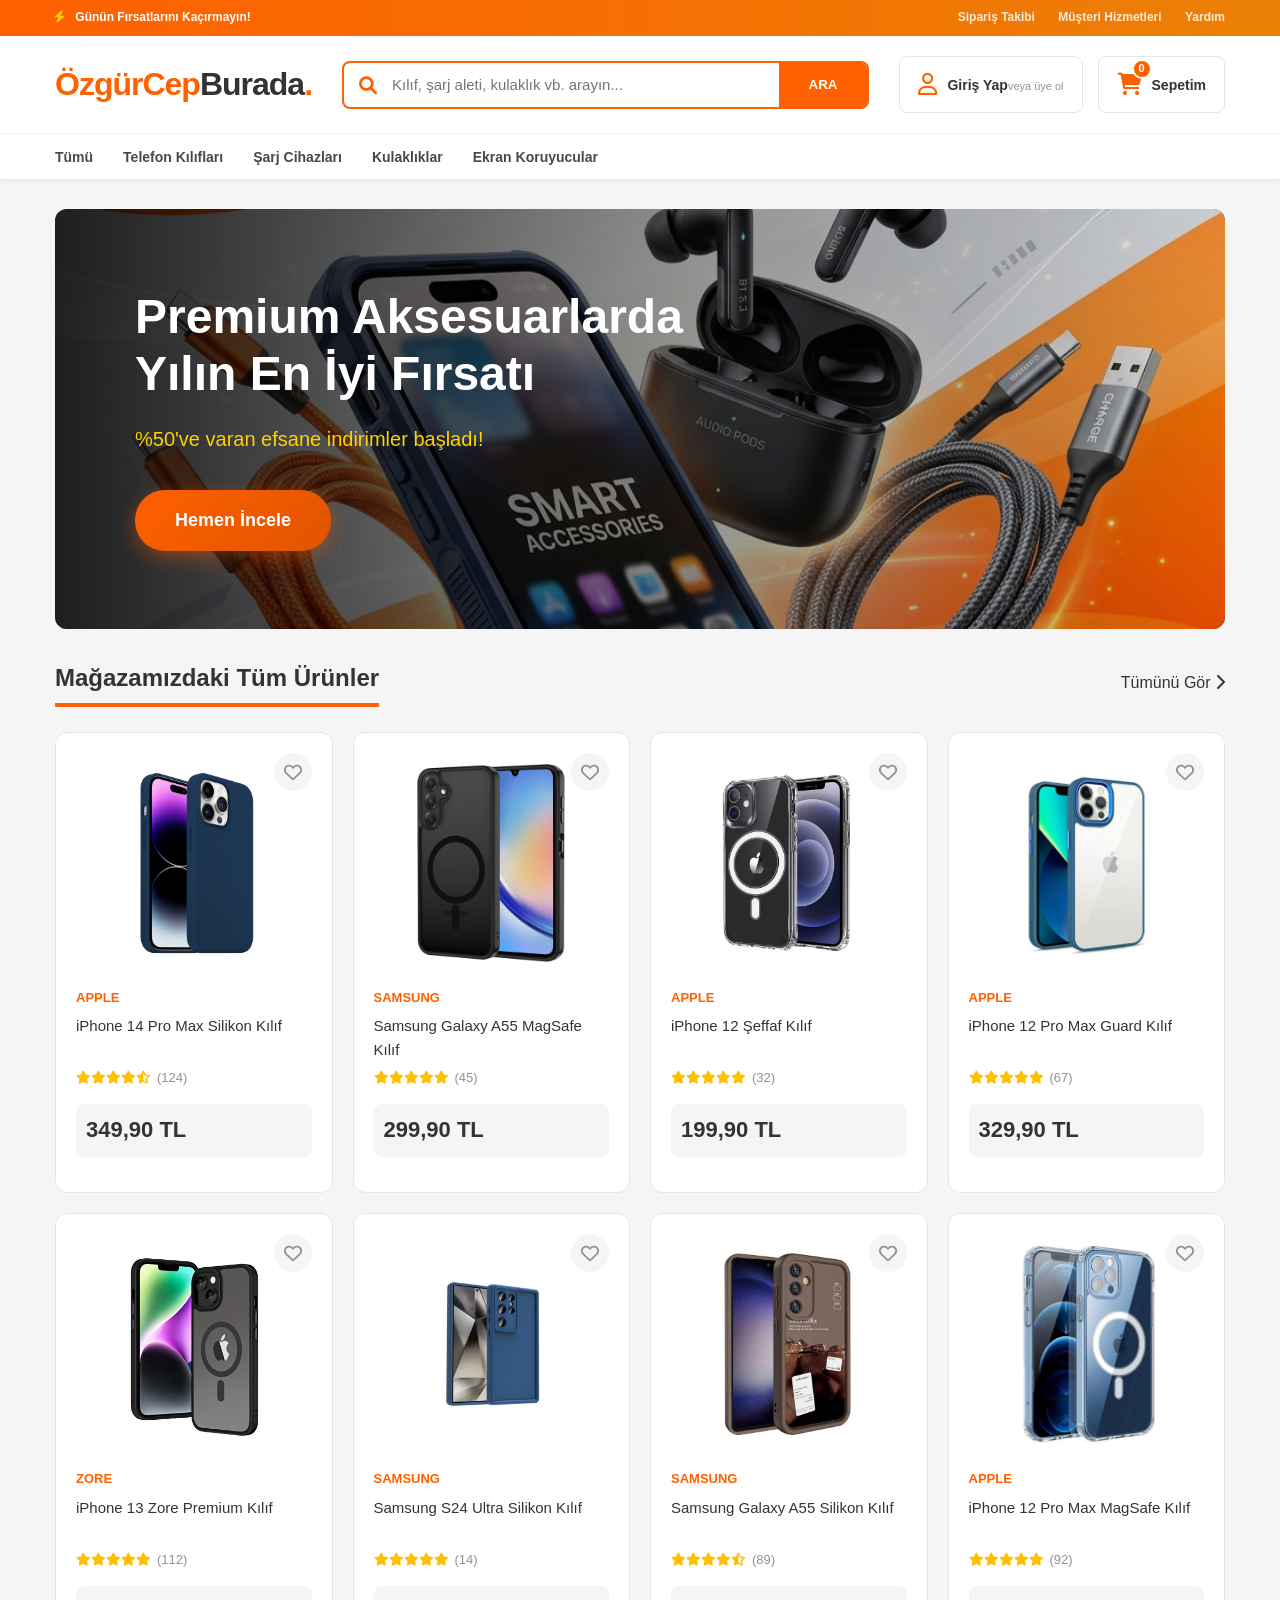
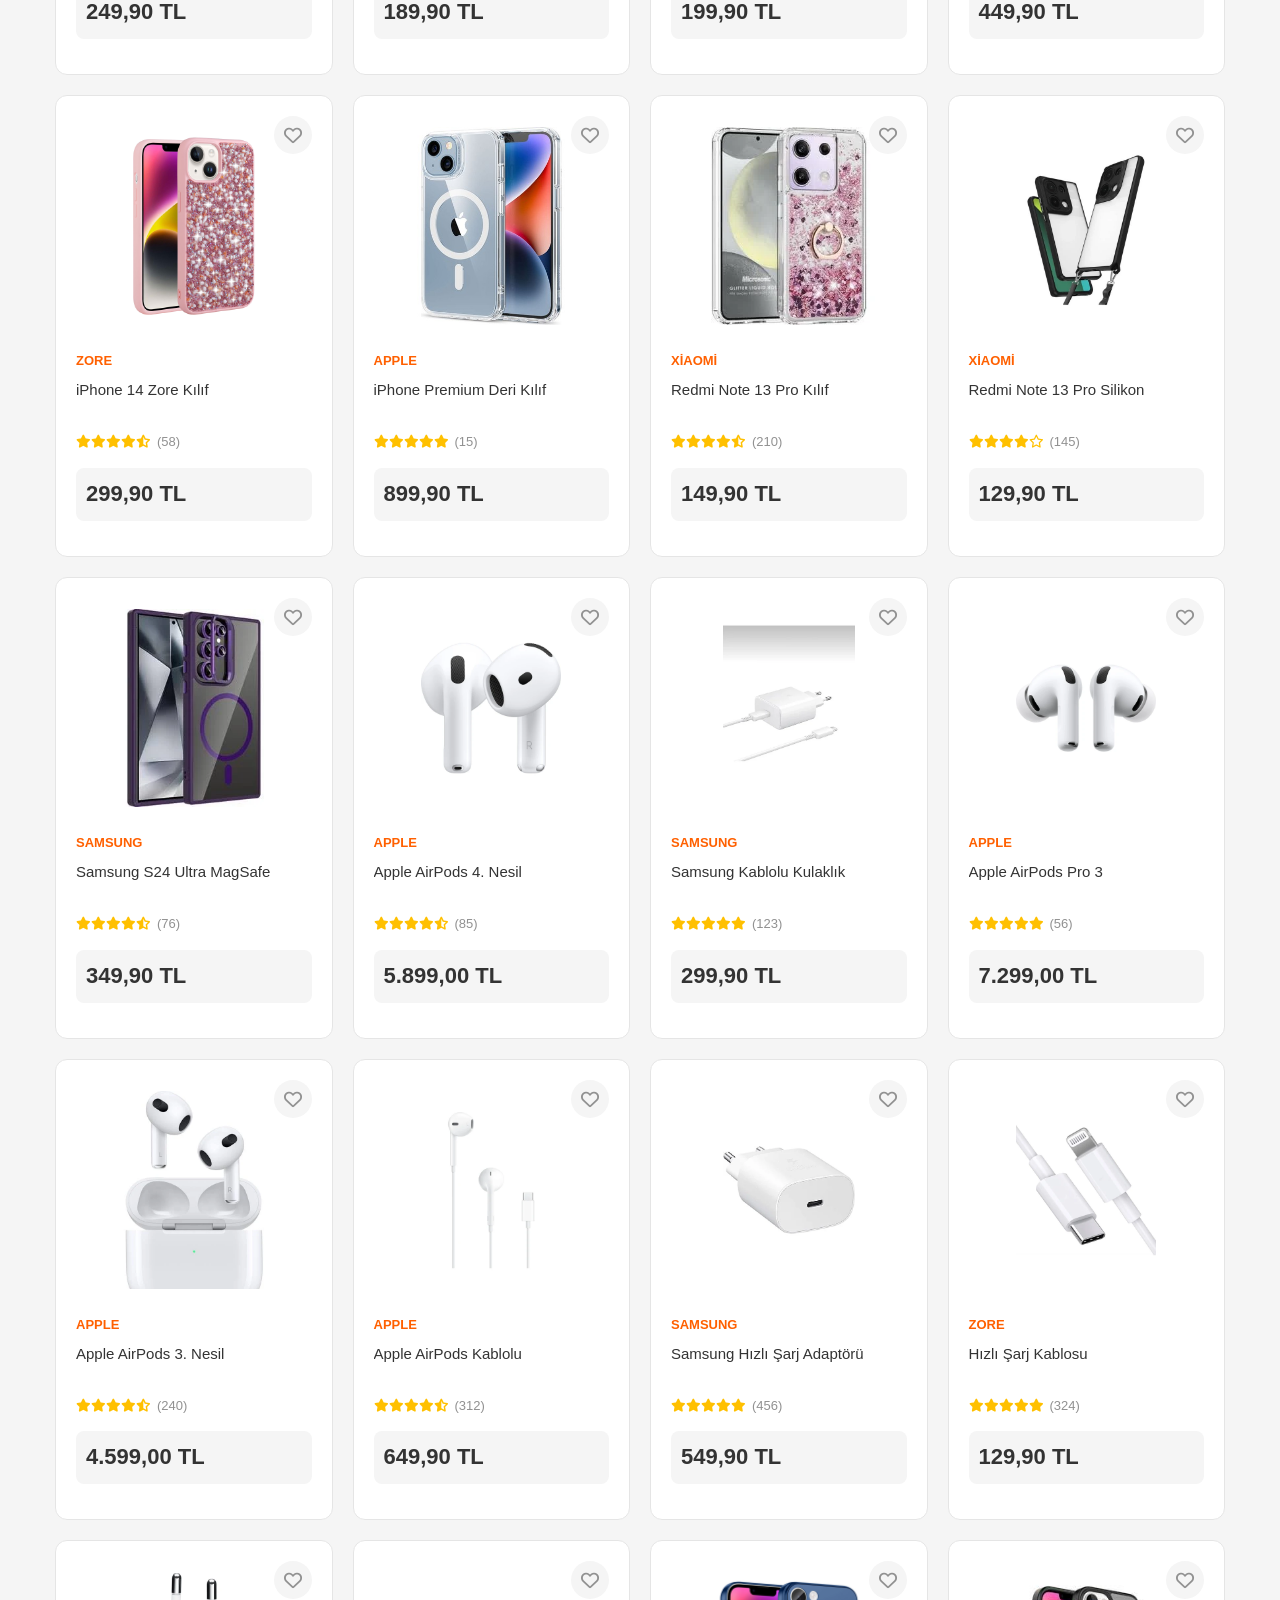
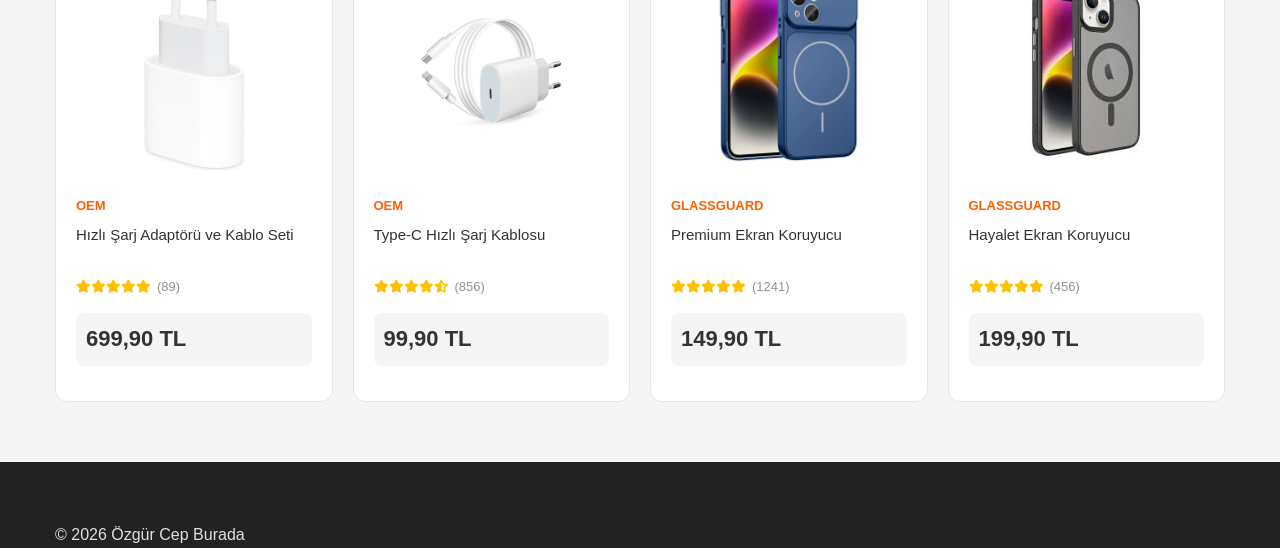
<file: index.html>
<!DOCTYPE html>
<html lang="tr">

<head>
    <meta charset="UTF-8">
    <meta name="viewport" content="width=device-width, initial-scale=1.0">
    <meta name="description" content="Özgür Cep Burada - Türkiye'nin en büyük telefon aksesuar merkezi.">
    <title>Özgür Cep Burada | Telefon Aksesuarlarında Lider</title>
    <link rel="stylesheet" href="https://cdnjs.cloudflare.com/ajax/libs/font-awesome/6.0.0/css/all.min.css">
    <link rel="stylesheet" href="style.css">
</head>

<body>
    <header class="main-header">
        <div class="top-bar">
            <div class="container top-bar-content">
                <span class="top-promo"><i class="fa-solid fa-bolt"></i> Günün Fırsatlarını Kaçırmayın!</span>
                <nav class="top-links">
                    <a href="pages/takip.html">Sipariş Takibi</a>
                    <a href="pages/iletisim.html">Müşteri Hizmetleri</a>
                    <a href="pages/yardim.html">Yardım</a>
                </nav>
            </div>
        </div>
        <div class="middle-header">
            <div class="container middle-header-content"><a href="#home" class="logo">ÖzgürCep<span>Burada</span></a>
                <div class="search-container">
                    <div class="search-box"><i class="fa-solid fa-search search-icon"></i><input type="text"
                            placeholder="Kılıf, şarj aleti, kulaklık vb. arayın..."><button
                            class="search-btn">ARA</button></div>
                </div>
                <div class="user-actions">
                    <a href="pages/login.html" class="action-btn">
                        <div class="action-icon"><i class="fa-regular fa-user"></i></div>
                        <div class="action-text"><span class="action-title">Giriş Yap</span><span class="action-sub">veya üye ol</span></div>
                    </a>
                    <a href="pages/checkout.html" class="action-btn cart-btn">
                        <div class="action-icon cart-icon-wrapper"><i class="fa-solid fa-cart-shopping"></i><span class="cart-badge">0</span></div>
                        <div class="action-text"><span class="action-title">Sepetim</span></div>
                    </a>
                </div>
            </div>
        </div>
        <div class="bottom-header">
            <div class="container">
                <nav class="main-nav">
                    <a href="index.html" class="nav-active">Tümü</a>
                    <a href="pages/kiliflar.html">Telefon Kılıfları</a>
                    <a href="pages/sarj.html">Şarj Cihazları</a>
                    <a href="pages/kulakliklar.html">Kulaklıklar</a>
                    <a href="pages/ekran.html">Ekran Koruyucular</a>
                </nav>
            </div>
        </div>
    </header>

    <div class="views-container">
        <main id="home" class="page-section container">
            <section class="hero-section">
                <div class="hero-banner"><img src="assets/hero_banner.png" alt="Süper Fırsatlar" class="hero-img">
                    <div class="hero-overlay">
                        <h2>Premium Aksesuarlarda<br>Yılın En İyi Fırsatı</h2>
                        <p>%50've varan efsane indirimler başladı!</p><a href="#home" class="hero-btn"
                            onclick="document.querySelector('.products-section').scrollIntoView({behavior:'smooth'})">Hemen
                            İncele</a>
                    </div>
                </div>
            </section>
            <section class="products-section">
                <div class="section-header">
                    <h3>Mağazamızdaki Tüm Ürünler</h3><a href="#home" class="view-all">Tümünü Gör <i
                            class="fa-solid fa-chevron-right"></i></a>
                </div>
                <!-- DİNAMİK OLARAK DOLDURULACAK -->
                <div class="product-grid" data-filter="all">
                    <div class="loading-products">Ürünler yükleniyor...</div>
                </div>
            </section>
        </main>

        </main>
    </div>

    <footer class="main-footer">
        <div class="container"><p>&copy; 2026 Özgür Cep Burada</p></div>
    </footer>

    <div id="toast-container"></div>
    <button id="back-to-top"><i class="fa-solid fa-arrow-up"></i></button>
    <script src="products.js"></script>
    <script src="script.js"></script>
</body>
</html>
</file>
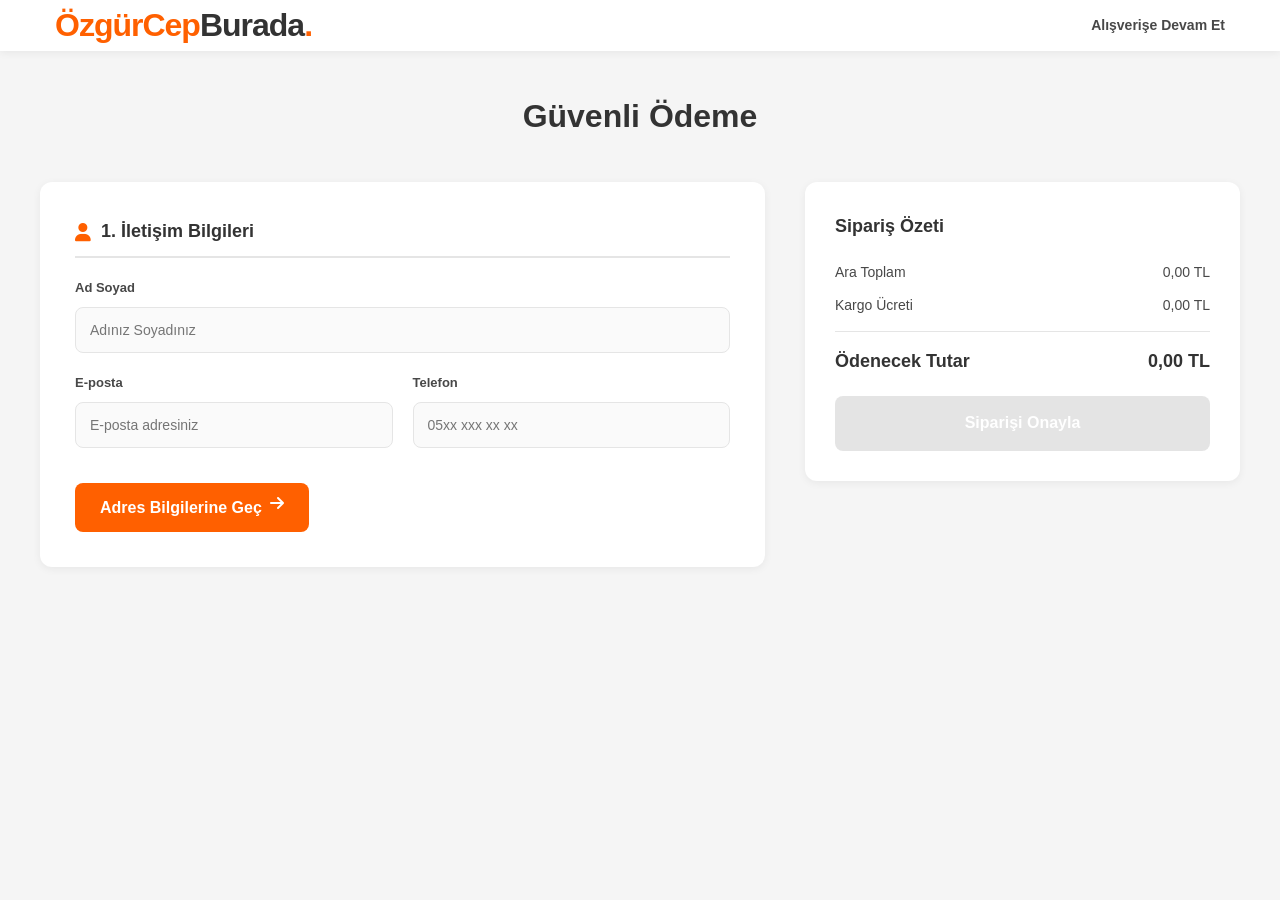
<file: pages/checkout.html>
<!DOCTYPE html>
<html lang="tr">
<head>
    <meta charset="UTF-8">
    <meta name="viewport" content="width=device-width, initial-scale=1.0">
    <title>Sepetim / Ödeme | Özgür Cep Burada</title>
    <link rel="stylesheet" href="https://cdnjs.cloudflare.com/ajax/libs/font-awesome/6.0.0/css/all.min.css">
    <link rel="stylesheet" href="../style.css">
</head>
<body>
    <header class="main-header">
        <div class="container middle-header-content">
            <a href="../index.html" class="logo">ÖzgürCep<span>Burada</span></a>
            <nav class="main-nav">
                <a href="../index.html">Alışverişe Devam Et</a>
            </nav>
        </div>
    </header>

    <main class="container checkout-page" style="padding: 40px 0;">
        <div class="checkout-header" style="text-align: center; margin-bottom: 40px;">
            <h1>Güvenli Ödeme</h1>
        </div>
        
        <div class="checkout-container">
            <input type="checkbox" id="step1-complete" class="wizard-check">
            <input type="checkbox" id="step2-complete" class="wizard-check">
            <input type="checkbox" id="confirm-order" class="wizard-check">

            <div class="checkout-form-section">
                <!-- Adım 1: İletişim -->
                <div class="checkout-step step-1">
                    <div class="form-group-title"><i class="fa-solid fa-user"></i> 1. İletişim Bilgileri</div>
                    <div class="form-row">
                        <div class="form-col"><label>Ad Soyad</label><input type="text" placeholder="Adınız Soyadınız"></div>
                    </div>
                    <div class="form-row">
                        <div class="form-col"><label>E-posta</label><input type="email" placeholder="E-posta adresiniz"></div>
                        <div class="form-col"><label>Telefon</label><input type="tel" placeholder="05xx xxx xx xx"></div>
                    </div>
                    <label for="step1-complete" class="next-step-btn">Adres Bilgilerine Geç <i class="fa-solid fa-arrow-right"></i></label>
                </div>

                <!-- Adım 2: Adres -->
                <div class="checkout-step step-2">
                    <div class="form-group-title"><i class="fa-solid fa-location-dot"></i> 2. Adres Bilgileri</div>
                    <div class="form-row">
                        <div class="form-col"><label>Şehir</label><input type="text" placeholder="Şehir"></div>
                        <div class="form-col"><label>İlçe</label><input type="text" placeholder="İlçe"></div>
                    </div>
                    <div class="form-row">
                        <div class="form-col"><label>Açık Adres</label><input type="text" placeholder="Adres"></div>
                    </div>
                    <label for="step2-complete" class="next-step-btn">Ödeme Bilgilerine Geç <i class="fa-solid fa-arrow-right"></i></label>
                </div>

                <!-- Adım 3: Ödeme -->
                <div class="checkout-step step-3">
                    <div class="form-group-title"><i class="fa-solid fa-credit-card"></i> 3. Ödeme Bilgileri</div>
                    <div class="cc-group">
                        <div class="form-row">
                            <div class="form-col"><label>Kart Numarası</label><input type="text" placeholder="0000 0000 0000 0000"></div>
                        </div>
                        <div class="form-row">
                            <div class="form-col"><label>Son Kullanma</label><input type="text" placeholder="AA / YY"></div>
                            <div class="form-col"><label>CVV</label><input type="password" placeholder="***"></div>
                        </div>
                    </div>
                </div>

                <div class="success-message">
                    <i class="fa-solid fa-circle-check" style="font-size: 48px; color: var(--success); margin-bottom: 15px;"></i>
                    <h2>Siparişiniz Başarıyla Alındı!</h2>
                    <p>Sipariş numaranız: <strong id="order-no">#OCB-00000</strong></p>
                    <a href="../index.html" onclick="localStorage.removeItem('cart')" style="display: inline-block; margin-top: 20px; color: var(--primary-color); font-weight: 700;">Alışverişe Devam Et</a>
                </div>
            </div>

            <div class="checkout-summary">
                <div class="summary-title">Sipariş Özeti</div>
                <div class="cart-items" id="checkout-cart-items"></div>
                <div class="totals">
                    <div class="totals-row"><span>Ara Toplam</span><span id="subtotal">0,00 TL</span></div>
                    <div class="totals-row"><span>Kargo Ücreti</span><span id="shipping-fee">0,00 TL</span></div>
                    <div class="totals-row grand-total"><span>Ödenecek Tutar</span><span id="grand-total">0,00 TL</span></div>
                </div>
                <label for="confirm-order" class="checkout-button">
                    <span>Siparişi Onayla</span>
                </label>
            </div>
        </div>
    </main>

    <div id="toast-container"></div>
    <script src="../script.js"></script>
    <script>
        document.addEventListener('DOMContentLoaded', () => {
            updateCartUI();
            
            const confirmOrderCheck = document.getElementById('confirm-order');
            if (confirmOrderCheck) {
                confirmOrderCheck.addEventListener('change', () => {
                    if (confirmOrderCheck.checked) {
                        const orderNo = 'OCB-' + (Math.floor(Math.random() * 90000) + 10000);
                        document.getElementById('order-no').innerText = '#' + orderNo;
                        showToast('Siparişiniz başarıyla alındı!', 'success');
                    }
                });
            }
        });
    </script>
</body>
</html>
</file>
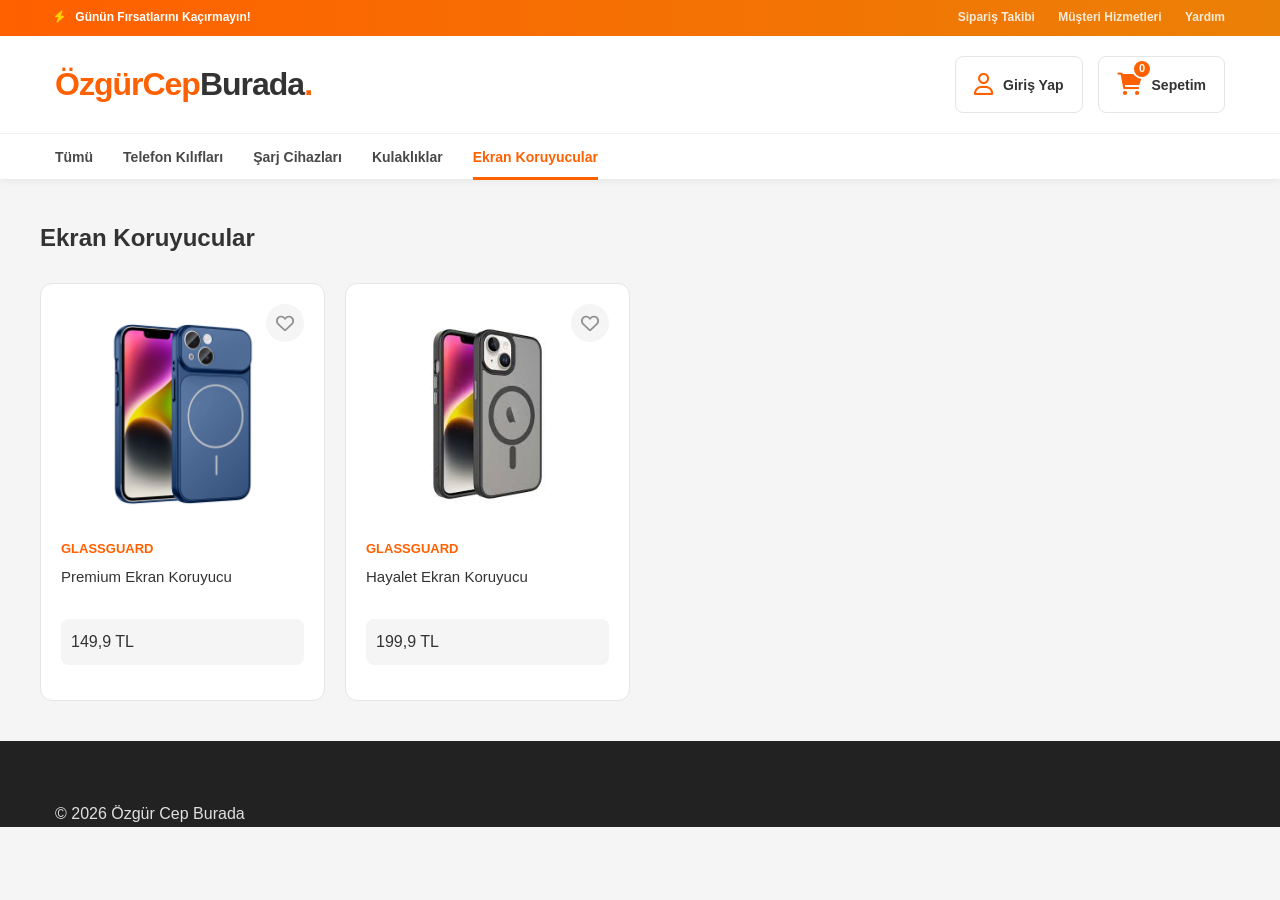
<file: pages/ekran.html>
<!DOCTYPE html>
<html lang="tr">
<head>
    <meta charset="UTF-8">
    <meta name="viewport" content="width=device-width, initial-scale=1.0">
    <title>Ekran Koruyucular | Özgür Cep Burada</title>
    <link rel="stylesheet" href="https://cdnjs.cloudflare.com/ajax/libs/font-awesome/6.0.0/css/all.min.css">
    <link rel="stylesheet" href="../style.css">
</head>
<body data-page="home">
    <header class="main-header">
        <div class="top-bar">
            <div class="container top-bar-content">
                <span class="top-promo"><i class="fa-solid fa-bolt"></i> Günün Fırsatlarını Kaçırmayın!</span>
                <nav class="top-links">
                    <a href="takip.html">Sipariş Takibi</a>
                    <a href="iletisim.html">Müşteri Hizmetleri</a>
                    <a href="yardim.html">Yardım</a>
                </nav>
            </div>
        </div>
        <div class="middle-header">
            <div class="container middle-header-content">
                <a href="../index.html" class="logo">ÖzgürCep<span>Burada</span></a>
                <div class="user-actions">
                    <a href="login.html" class="action-btn">
                        <div class="action-icon"><i class="fa-regular fa-user"></i></div>
                        <div class="action-text"><span class="action-title">Giriş Yap</span></div>
                    </a>
                    <a href="checkout.html" class="action-btn cart-btn">
                        <div class="action-icon cart-icon-wrapper"><i class="fa-solid fa-cart-shopping"></i><span class="cart-badge">0</span></div>
                        <div class="action-text"><span class="action-title">Sepetim</span></div>
                    </a>
                </div>
            </div>
        </div>
        <div class="bottom-header">
            <div class="container">
                <nav class="main-nav">
                    <a href="../index.html">Tümü</a>
                    <a href="kiliflar.html">Telefon Kılıfları</a>
                    <a href="sarj.html">Şarj Cihazları</a>
                    <a href="kulakliklar.html">Kulaklıklar</a>
                    <a href="ekran.html" class="nav-active">Ekran Koruyucular</a>
                </nav>
            </div>
        </div>
    </header>

    <main class="container" style="padding: 40px 0;">
        <div class="section-header">
            <h2>Ekran Koruyucular</h2>
        </div>
        <div class="product-grid" id="category-grid">
            <!-- JS ile dolacak -->
        </div>
    </main>

    <footer class="main-footer">
        <div class="container"><p>&copy; 2026 Özgür Cep Burada</p></div>
    </footer>

    <div id="toast-container"></div>
    <script src="../products.js"></script>
    <script src="../script.js"></script>
    <script>
        document.addEventListener('DOMContentLoaded', () => {
            const grid = document.getElementById('category-grid');
            const filtered = products.filter(p => p.category === 'ekran');
            
            grid.innerHTML = filtered.map(p => `
                <div class="product-card">
                    <button class="fav-btn"><i class="fa-regular fa-heart"></i></button>
                    <a href="urun-detay.html?id=${p.id}" target="_blank" class="product-link-wrapper">
                        <div class="product-img-wrapper"><img src="../${p.image}" class="product-img"></div>
                        <div class="product-details">
                            <div class="product-brand">${p.brand}</div>
                            <h4 class="product-title">${p.title}</h4>
                            <div class="product-price">${p.price.toLocaleString('tr-TR')} TL</div>
                        </div>
                    </a>
                    <div class="hover-action">
                        <button class="add-to-cart-btn" onclick="handleAddToCart(${p.id})"><span>Sepete Ekle</span></button>
                    </div>
                </div>
            `).join('');
            
            updateCartUI();
        });
    </script>
</body>
</html>
</file>
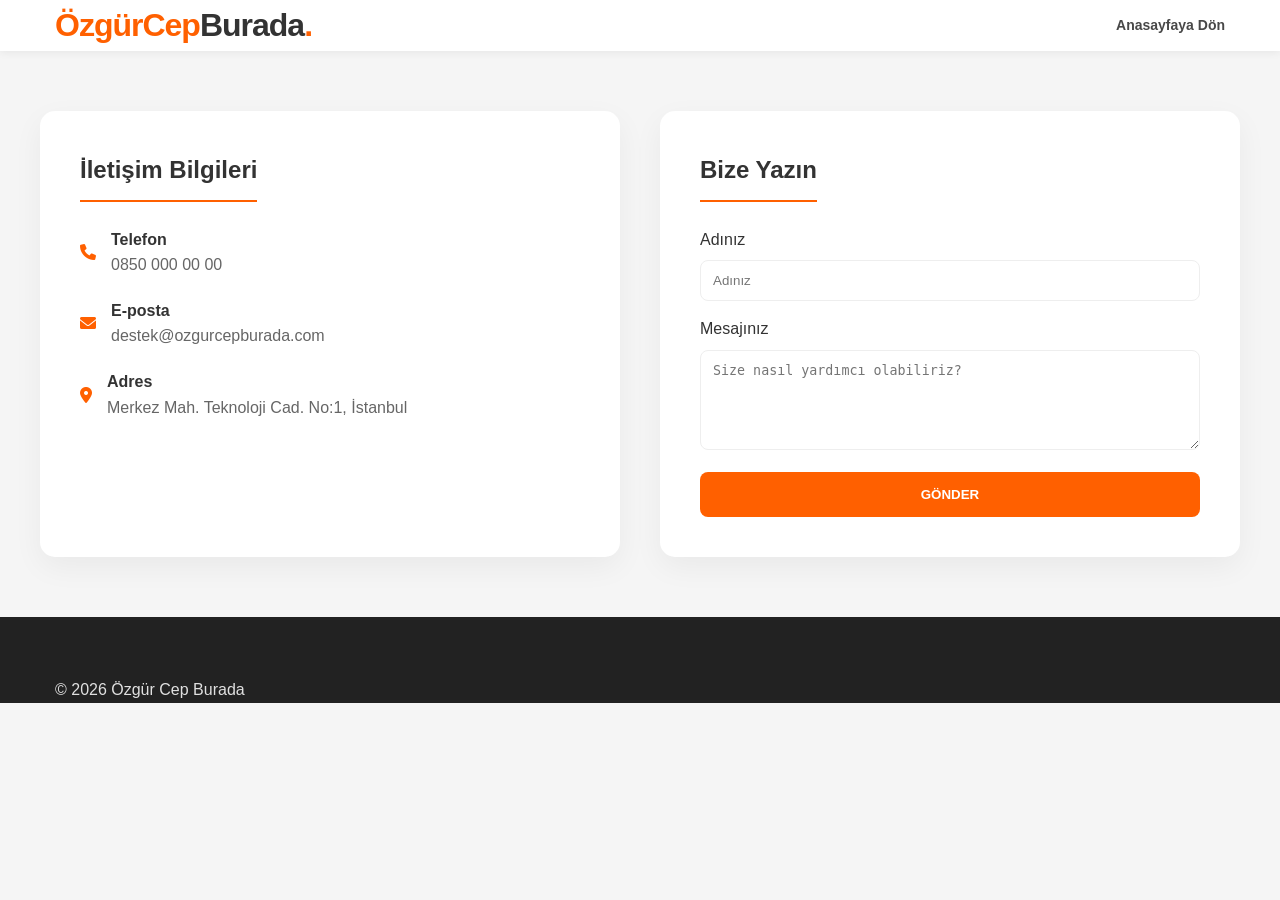
<file: pages/iletisim.html>
<!DOCTYPE html>
<html lang="tr">
<head>
    <meta charset="UTF-8">
    <meta name="viewport" content="width=device-width, initial-scale=1.0">
    <title>Müşteri Hizmetleri | Özgür Cep Burada</title>
    <link rel="stylesheet" href="https://cdnjs.cloudflare.com/ajax/libs/font-awesome/6.0.0/css/all.min.css">
    <link rel="stylesheet" href="../style.css">
</head>
<body>
    <header class="main-header">
        <div class="container middle-header-content">
            <a href="../index.html" class="logo">ÖzgürCep<span>Burada</span></a>
            <nav class="main-nav">
                <a href="../index.html">Anasayfaya Dön</a>
            </nav>
        </div>
    </header>

    <main class="container" style="padding: 60px 0;">
        <div style="display: grid; grid-template-columns: 1fr 1fr; gap: 40px;">
            <div style="background: white; padding: 40px; border-radius: 15px; box-shadow: 0 10px 30px rgba(0,0,0,0.05);">
                <h2 style="margin-bottom: 25px; border-bottom: 2px solid #ff6000; padding-bottom: 10px; display: inline-block;">İletişim Bilgileri</h2>
                <div style="margin-bottom: 20px; display: flex; align-items: center; gap: 15px;">
                    <i class="fa-solid fa-phone" style="color: #ff6000;"></i>
                    <div>
                        <div style="font-weight: 700;">Telefon</div>
                        <div style="color: #666;">0850 000 00 00</div>
                    </div>
                </div>
                <div style="margin-bottom: 20px; display: flex; align-items: center; gap: 15px;">
                    <i class="fa-solid fa-envelope" style="color: #ff6000;"></i>
                    <div>
                        <div style="font-weight: 700;">E-posta</div>
                        <div style="color: #666;">destek@ozgurcepburada.com</div>
                    </div>
                </div>
                <div style="display: flex; align-items: center; gap: 15px;">
                    <i class="fa-solid fa-location-dot" style="color: #ff6000;"></i>
                    <div>
                        <div style="font-weight: 700;">Adres</div>
                        <div style="color: #666;">Merkez Mah. Teknoloji Cad. No:1, İstanbul</div>
                    </div>
                </div>
            </div>
            <div style="background: white; padding: 40px; border-radius: 15px; box-shadow: 0 10px 30px rgba(0,0,0,0.05);">
                <h2 style="margin-bottom: 25px; border-bottom: 2px solid #ff6000; padding-bottom: 10px; display: inline-block;">Bize Yazın</h2>
                <div style="margin-bottom: 15px;">
                    <label style="display: block; margin-bottom: 8px;">Adınız</label>
                    <input type="text" placeholder="Adınız" style="width: 100%; padding: 12px; border-radius: 8px; border: 1.5px solid #eee; outline: none;">
                </div>
                <div style="margin-bottom: 15px;">
                    <label style="display: block; margin-bottom: 8px;">Mesajınız</label>
                    <textarea style="width: 100%; padding: 12px; border-radius: 8px; border: 1.5px solid #eee; height: 100px; outline: none;" placeholder="Size nasıl yardımcı olabiliriz?"></textarea>
                </div>
                <button style="background: #ff6000; color: white; border: none; padding: 15px 30px; border-radius: 8px; font-weight: 700; cursor: pointer; width: 100%;" onclick="alert('Mesajınız başarıyla iletildi.')">GÖNDER</button>
            </div>
        </div>
    </main>

    <footer class="main-footer">
        <div class="container"><p>&copy; 2026 Özgür Cep Burada</p></div>
    </footer>
</body>
</html>
</file>
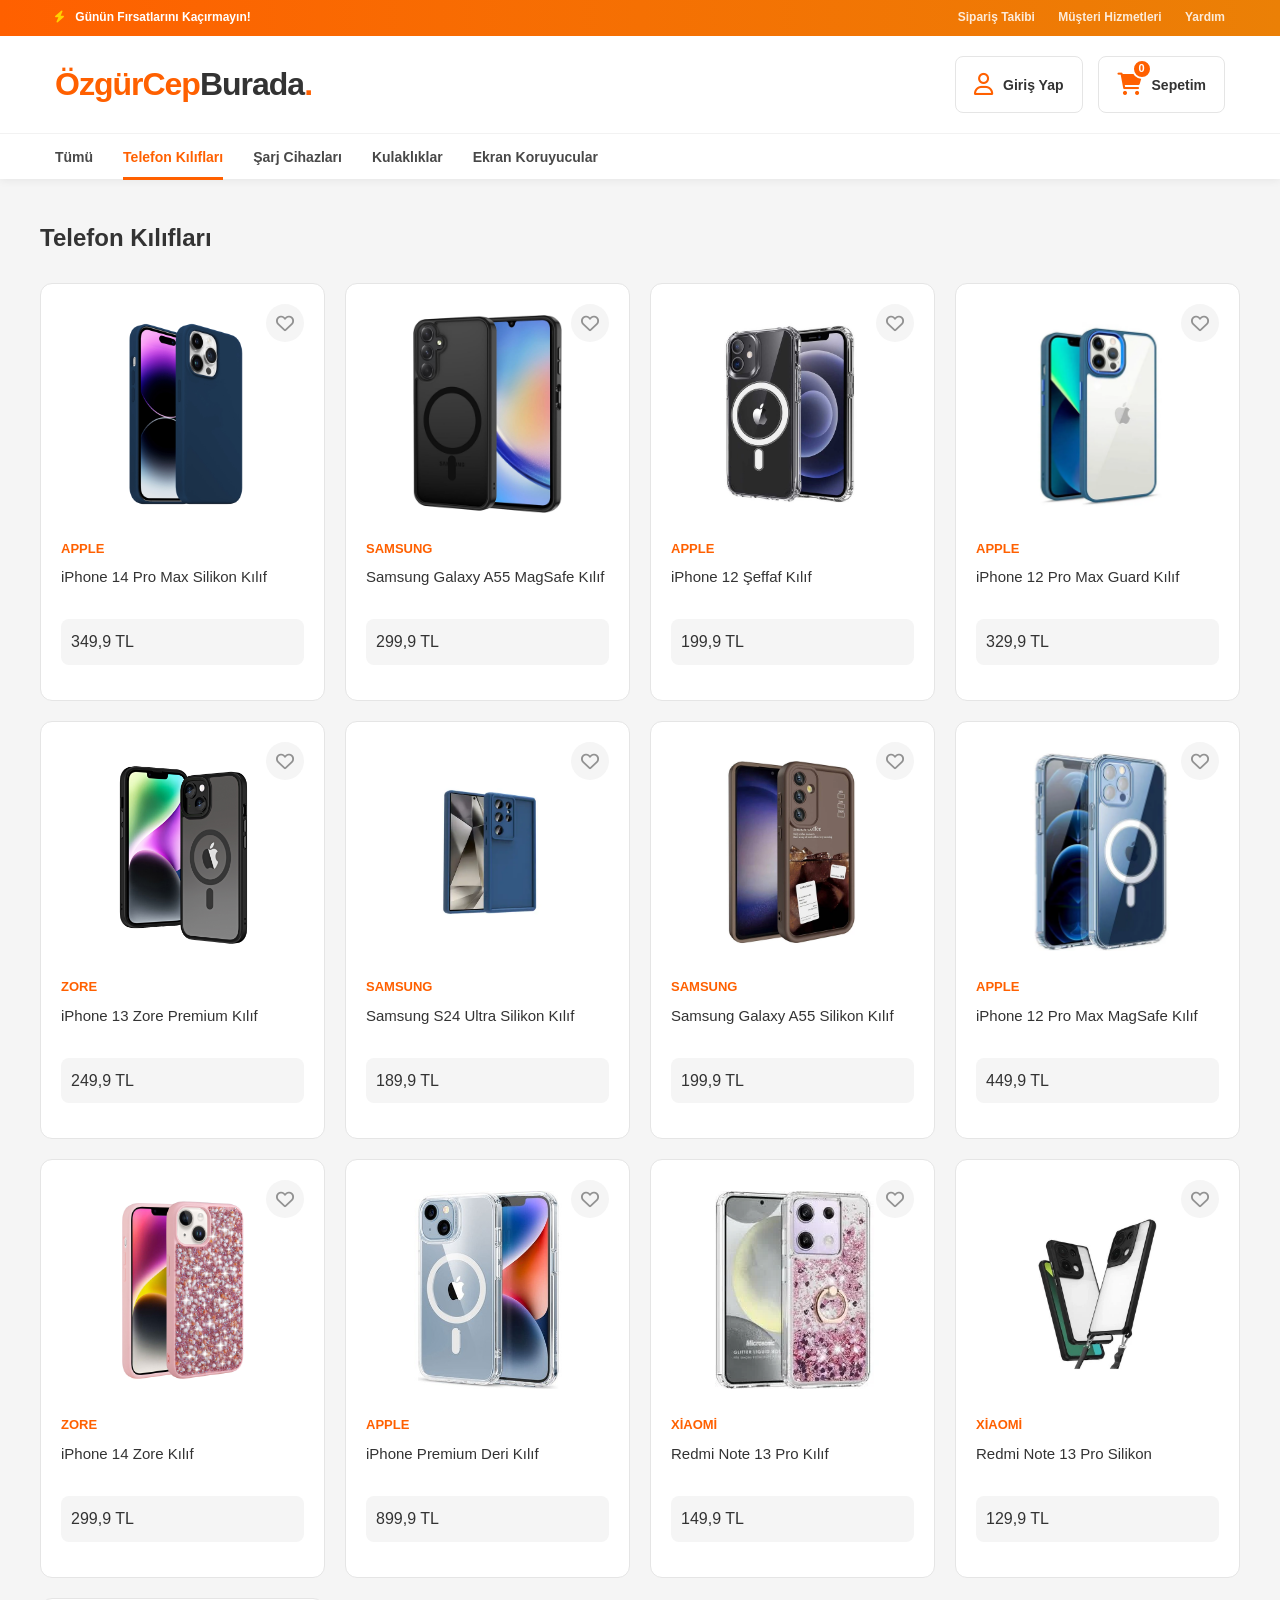
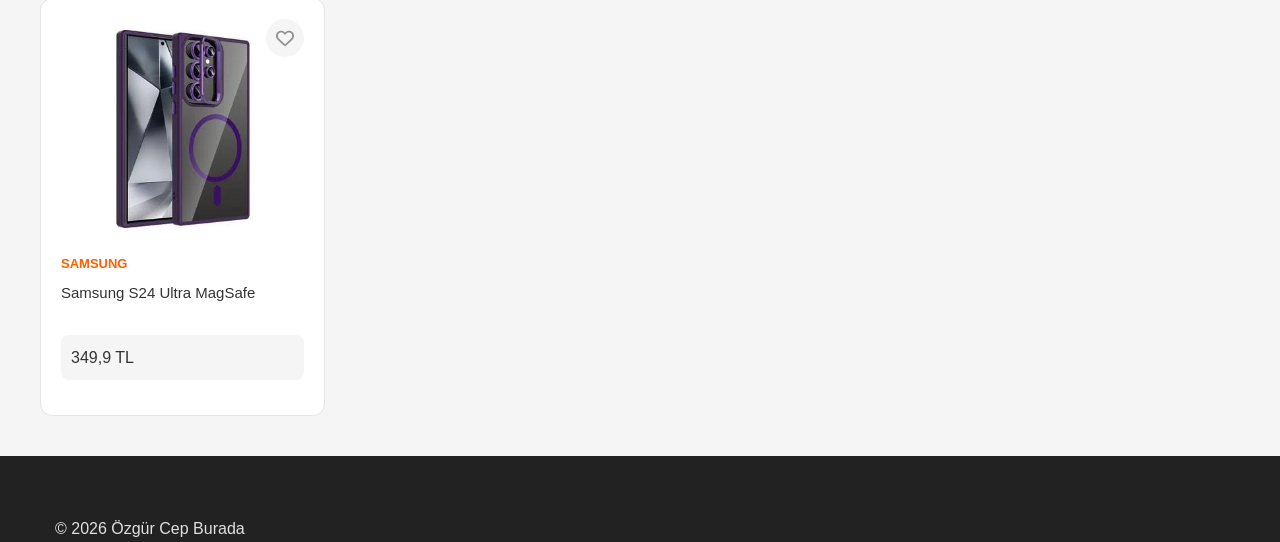
<file: pages/kiliflar.html>
<!DOCTYPE html>
<html lang="tr">
<head>
    <meta charset="UTF-8">
    <meta name="viewport" content="width=device-width, initial-scale=1.0">
    <title>Telefon Kılıfları | Özgür Cep Burada</title>
    <link rel="stylesheet" href="https://cdnjs.cloudflare.com/ajax/libs/font-awesome/6.0.0/css/all.min.css">
    <link rel="stylesheet" href="../style.css">
</head>
<body data-page="home">
    <header class="main-header">
        <div class="top-bar">
            <div class="container top-bar-content">
                <span class="top-promo"><i class="fa-solid fa-bolt"></i> Günün Fırsatlarını Kaçırmayın!</span>
                <nav class="top-links">
                    <a href="takip.html">Sipariş Takibi</a>
                    <a href="iletisim.html">Müşteri Hizmetleri</a>
                    <a href="yardim.html">Yardım</a>
                </nav>
            </div>
        </div>
        <div class="middle-header">
            <div class="container middle-header-content">
                <a href="../index.html" class="logo">ÖzgürCep<span>Burada</span></a>
                <div class="user-actions">
                    <a href="login.html" class="action-btn">
                        <div class="action-icon"><i class="fa-regular fa-user"></i></div>
                        <div class="action-text"><span class="action-title">Giriş Yap</span></div>
                    </a>
                    <a href="checkout.html" class="action-btn cart-btn">
                        <div class="action-icon cart-icon-wrapper"><i class="fa-solid fa-cart-shopping"></i><span class="cart-badge">0</span></div>
                        <div class="action-text"><span class="action-title">Sepetim</span></div>
                    </a>
                </div>
            </div>
        </div>
        <div class="bottom-header">
            <div class="container">
                <nav class="main-nav">
                    <a href="../index.html">Tümü</a>
                    <a href="kiliflar.html" class="nav-active">Telefon Kılıfları</a>
                    <a href="sarj.html">Şarj Cihazları</a>
                    <a href="kulakliklar.html">Kulaklıklar</a>
                    <a href="ekran.html">Ekran Koruyucular</a>
                </nav>
            </div>
        </div>
    </header>

    <main class="container" style="padding: 40px 0;">
        <div class="section-header">
            <h2>Telefon Kılıfları</h2>
        </div>
        <div class="product-grid" id="category-grid">
            <!-- JS ile dolacak -->
        </div>
    </main>

    <footer class="main-footer">
        <div class="container"><p>&copy; 2026 Özgür Cep Burada</p></div>
    </footer>

    <div id="toast-container"></div>
    <script src="../products.js"></script>
    <script src="../script.js"></script>
    <script>
        // Sayfa yüklendiğinde sadece kılıfları göster
        document.addEventListener('DOMContentLoaded', () => {
            const grid = document.getElementById('category-grid');
            const kiliflar = products.filter(p => p.category === 'kilif');
            
            // script.js'deki renderProducts fonksiyonunu kullanamayız çünkü o sabit bir ID'ye bakıyor.
            // Ama products.js yüklü olduğu için manuel render edebiliriz.
            grid.innerHTML = kiliflar.map(p => `
                <div class="product-card">
                    <button class="fav-btn"><i class="fa-regular fa-heart"></i></button>
                    <a href="urun-detay.html?id=${p.id}" target="_blank" class="product-link-wrapper">
                        <div class="product-img-wrapper"><img src="../${p.image}" class="product-img"></div>
                        <div class="product-details">
                            <div class="product-brand">${p.brand}</div>
                            <h4 class="product-title">${p.title}</h4>
                            <div class="product-price">${p.price.toLocaleString('tr-TR')} TL</div>
                        </div>
                    </a>
                    <div class="hover-action">
                        <button class="add-to-cart-btn" onclick="handleAddToCart(${p.id})"><span>Sepete Ekle</span></button>
                    </div>
                </div>
            `).join('');
            
            updateCartUI(); // Sepet sayısını güncelle
        });
    </script>
</body>
</html>
</file>
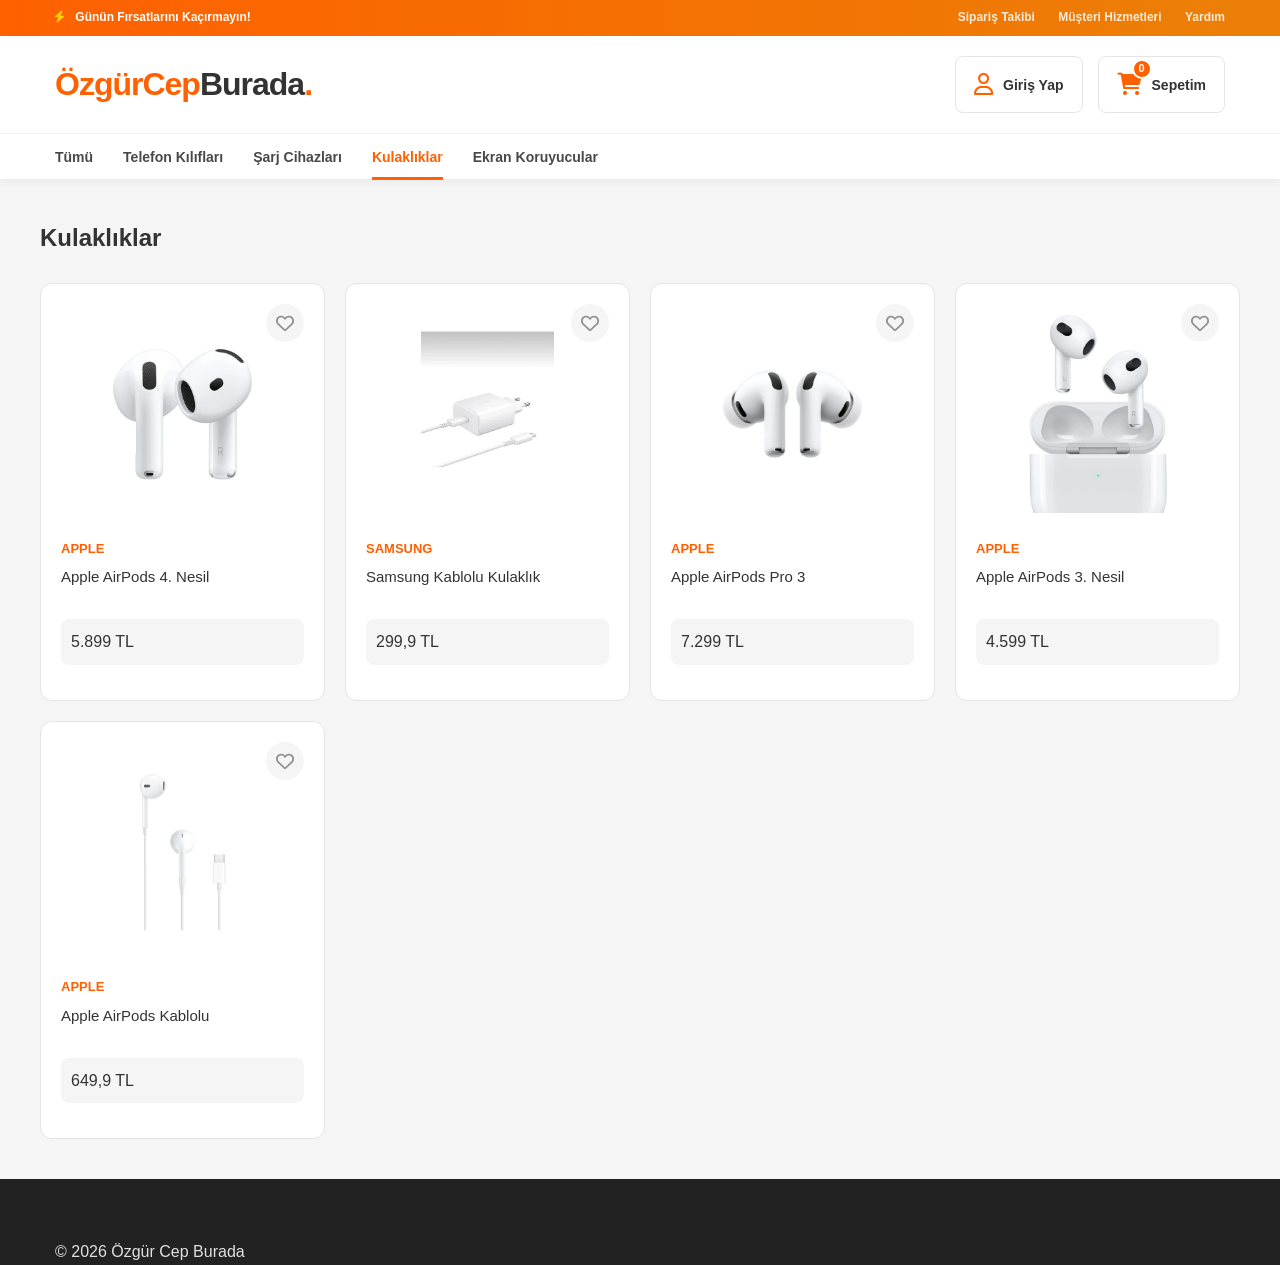
<file: pages/kulakliklar.html>
<!DOCTYPE html>
<html lang="tr">
<head>
    <meta charset="UTF-8">
    <meta name="viewport" content="width=device-width, initial-scale=1.0">
    <title>Kulaklıklar | Özgür Cep Burada</title>
    <link rel="stylesheet" href="https://cdnjs.cloudflare.com/ajax/libs/font-awesome/6.0.0/css/all.min.css">
    <link rel="stylesheet" href="../style.css">
</head>
<body data-page="home">
    <header class="main-header">
        <div class="top-bar">
            <div class="container top-bar-content">
                <span class="top-promo"><i class="fa-solid fa-bolt"></i> Günün Fırsatlarını Kaçırmayın!</span>
                <nav class="top-links">
                    <a href="takip.html">Sipariş Takibi</a>
                    <a href="iletisim.html">Müşteri Hizmetleri</a>
                    <a href="yardim.html">Yardım</a>
                </nav>
            </div>
        </div>
        <div class="middle-header">
            <div class="container middle-header-content">
                <a href="../index.html" class="logo">ÖzgürCep<span>Burada</span></a>
                <div class="user-actions">
                    <a href="login.html" class="action-btn">
                        <div class="action-icon"><i class="fa-regular fa-user"></i></div>
                        <div class="action-text"><span class="action-title">Giriş Yap</span></div>
                    </a>
                    <a href="checkout.html" class="action-btn cart-btn">
                        <div class="action-icon cart-icon-wrapper"><i class="fa-solid fa-cart-shopping"></i><span class="cart-badge">0</span></div>
                        <div class="action-text"><span class="action-title">Sepetim</span></div>
                    </a>
                </div>
            </div>
        </div>
        <div class="bottom-header">
            <div class="container">
                <nav class="main-nav">
                    <a href="../index.html">Tümü</a>
                    <a href="kiliflar.html">Telefon Kılıfları</a>
                    <a href="sarj.html">Şarj Cihazları</a>
                    <a href="kulakliklar.html" class="nav-active">Kulaklıklar</a>
                    <a href="ekran.html">Ekran Koruyucular</a>
                </nav>
            </div>
        </div>
    </header>

    <main class="container" style="padding: 40px 0;">
        <div class="section-header">
            <h2>Kulaklıklar</h2>
        </div>
        <div class="product-grid" id="category-grid">
            <!-- JS ile dolacak -->
        </div>
    </main>

    <footer class="main-footer">
        <div class="container"><p>&copy; 2026 Özgür Cep Burada</p></div>
    </footer>

    <div id="toast-container"></div>
    <script src="../products.js"></script>
    <script src="../script.js"></script>
    <script>
        document.addEventListener('DOMContentLoaded', () => {
            const grid = document.getElementById('category-grid');
            const filtered = products.filter(p => p.category === 'kulaklik');
            
            grid.innerHTML = filtered.map(p => `
                <div class="product-card">
                    <button class="fav-btn"><i class="fa-regular fa-heart"></i></button>
                    <a href="urun-detay.html?id=${p.id}" target="_blank" class="product-link-wrapper">
                        <div class="product-img-wrapper"><img src="../${p.image}" class="product-img"></div>
                        <div class="product-details">
                            <div class="product-brand">${p.brand}</div>
                            <h4 class="product-title">${p.title}</h4>
                            <div class="product-price">${p.price.toLocaleString('tr-TR')} TL</div>
                        </div>
                    </a>
                    <div class="hover-action">
                        <button class="add-to-cart-btn" onclick="handleAddToCart(${p.id})"><span>Sepete Ekle</span></button>
                    </div>
                </div>
            `).join('');
            
            updateCartUI();
        });
    </script>
</body>
</html>
</file>
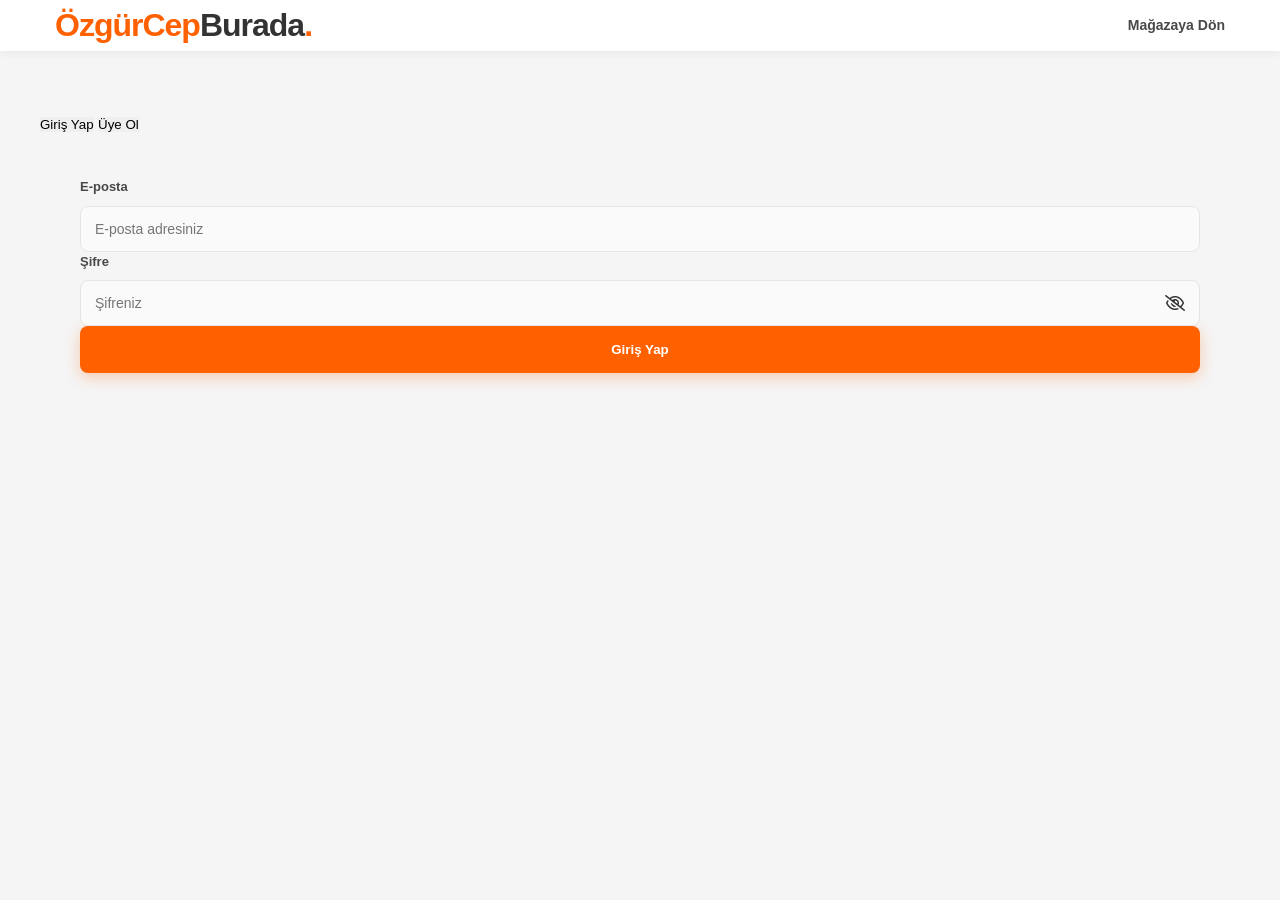
<file: pages/login.html>
<!DOCTYPE html>
<html lang="tr">
<head>
    <meta charset="UTF-8">
    <meta name="viewport" content="width=device-width, initial-scale=1.0">
    <title>Giriş Yap / Üye Ol | Özgür Cep Burada</title>
    <link rel="stylesheet" href="https://cdnjs.cloudflare.com/ajax/libs/font-awesome/6.0.0/css/all.min.css">
    <link rel="stylesheet" href="../style.css">
</head>
<body>
    <header class="main-header">
        <div class="container middle-header-content">
            <a href="../index.html" class="logo">ÖzgürCep<span>Burada</span></a>
            <nav class="main-nav">
                <a href="../index.html">Mağazaya Dön</a>
            </nav>
        </div>
    </header>

    <main class="container" style="padding: 60px 0;">
        <div class="auth-container">
            <div class="auth-tabs">
                <button class="auth-tab active" onclick="switchAuthTab('login-form', this)">Giriş Yap</button>
                <button class="auth-tab" onclick="switchAuthTab('register-form', this)">Üye Ol</button>
            </div>
            
            <form id="login-form" class="auth-form active">
                <div class="form-group">
                    <label>E-posta</label>
                    <input type="email" placeholder="E-posta adresiniz">
                </div>
                <div class="form-group">
                    <label>Şifre</label>
                    <div style="position: relative;">
                        <input type="password" id="login-pass" placeholder="Şifreniz">
                        <i class="fa-regular fa-eye-slash" onclick="togglePassword('login-pass', this)" style="position: absolute; right: 15px; top: 15px; cursor: pointer;"></i>
                    </div>
                </div>
                <button type="submit" class="auth-submit-btn">Giriş Yap</button>
            </form>

            <form id="register-form" class="auth-form">
                <div class="form-group">
                    <label>Ad Soyad</label>
                    <input type="text" placeholder="Adınız Soyadınız">
                </div>
                <div class="form-group">
                    <label>E-posta</label>
                    <input type="email" placeholder="E-posta adresiniz">
                </div>
                <div class="form-group">
                    <label>Şifre</label>
                    <input type="password" placeholder="Şifre oluşturun">
                </div>
                <button type="submit" class="auth-submit-btn">Üye Ol</button>
            </form>
        </div>
    </main>

    <div id="toast-container"></div>
    <script src="../script.js"></script>
    <script>
        function switchAuthTab(formId, btn) {
            document.querySelectorAll('.auth-form').forEach(f => f.classList.remove('active'));
            document.querySelectorAll('.auth-tab').forEach(b => b.classList.remove('active'));
            document.getElementById(formId).classList.add('active');
            btn.classList.add('active');
        }

        function togglePassword(id, icon) {
            const input = document.getElementById(id);
            if (input.type === 'password') {
                input.type = 'text';
                icon.classList.replace('fa-eye-slash', 'fa-eye');
            } else {
                input.type = 'password';
                icon.classList.replace('fa-eye', 'fa-eye-slash');
            }
        }

        document.querySelectorAll('.auth-form').forEach(form => {
            form.addEventListener('submit', (e) => {
                e.preventDefault();
                const type = form.id === 'login-form' ? 'Giriş' : 'Kayıt';
                showToast(`${type} yapılıyor...`, 'success');
            });
        });
    </script>
</body>
</html>
</file>
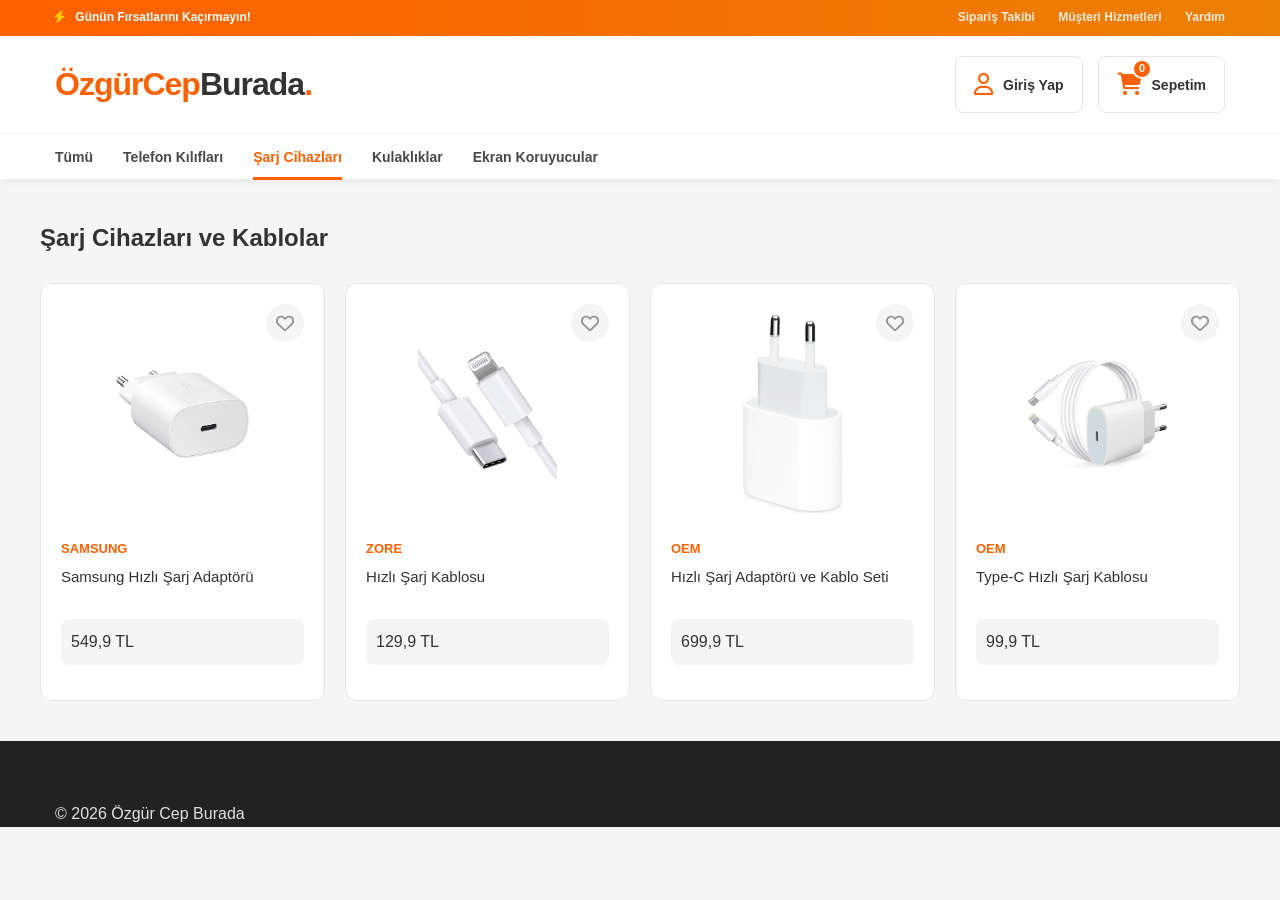
<file: pages/sarj.html>
<!DOCTYPE html>
<html lang="tr">
<head>
    <meta charset="UTF-8">
    <meta name="viewport" content="width=device-width, initial-scale=1.0">
    <title>Şarj Cihazları | Özgür Cep Burada</title>
    <link rel="stylesheet" href="https://cdnjs.cloudflare.com/ajax/libs/font-awesome/6.0.0/css/all.min.css">
    <link rel="stylesheet" href="../style.css">
</head>
<body data-page="home">
    <header class="main-header">
        <div class="top-bar">
            <div class="container top-bar-content">
                <span class="top-promo"><i class="fa-solid fa-bolt"></i> Günün Fırsatlarını Kaçırmayın!</span>
                <nav class="top-links">
                    <a href="takip.html">Sipariş Takibi</a>
                    <a href="iletisim.html">Müşteri Hizmetleri</a>
                    <a href="yardim.html">Yardım</a>
                </nav>
            </div>
        </div>
        <div class="middle-header">
            <div class="container middle-header-content">
                <a href="../index.html" class="logo">ÖzgürCep<span>Burada</span></a>
                <div class="user-actions">
                    <a href="login.html" class="action-btn">
                        <div class="action-icon"><i class="fa-regular fa-user"></i></div>
                        <div class="action-text"><span class="action-title">Giriş Yap</span></div>
                    </a>
                    <a href="checkout.html" class="action-btn cart-btn">
                        <div class="action-icon cart-icon-wrapper"><i class="fa-solid fa-cart-shopping"></i><span class="cart-badge">0</span></div>
                        <div class="action-text"><span class="action-title">Sepetim</span></div>
                    </a>
                </div>
            </div>
        </div>
        <div class="bottom-header">
            <div class="container">
                <nav class="main-nav">
                    <a href="../index.html">Tümü</a>
                    <a href="kiliflar.html">Telefon Kılıfları</a>
                    <a href="sarj.html" class="nav-active">Şarj Cihazları</a>
                    <a href="kulakliklar.html">Kulaklıklar</a>
                    <a href="ekran.html">Ekran Koruyucular</a>
                </nav>
            </div>
        </div>
    </header>

    <main class="container" style="padding: 40px 0;">
        <div class="section-header">
            <h2>Şarj Cihazları ve Kablolar</h2>
        </div>
        <div class="product-grid" id="category-grid">
            <!-- JS ile dolacak -->
        </div>
    </main>

    <footer class="main-footer">
        <div class="container"><p>&copy; 2026 Özgür Cep Burada</p></div>
    </footer>

    <div id="toast-container"></div>
    <script src="../products.js"></script>
    <script src="../script.js"></script>
    <script>
        document.addEventListener('DOMContentLoaded', () => {
            const grid = document.getElementById('category-grid');
            const filtered = products.filter(p => p.category === 'sarj');
            
            grid.innerHTML = filtered.map(p => `
                <div class="product-card">
                    <button class="fav-btn"><i class="fa-regular fa-heart"></i></button>
                    <a href="urun-detay.html?id=${p.id}" target="_blank" class="product-link-wrapper">
                        <div class="product-img-wrapper"><img src="../${p.image}" class="product-img"></div>
                        <div class="product-details">
                            <div class="product-brand">${p.brand}</div>
                            <h4 class="product-title">${p.title}</h4>
                            <div class="product-price">${p.price.toLocaleString('tr-TR')} TL</div>
                        </div>
                    </a>
                    <div class="hover-action">
                        <button class="add-to-cart-btn" onclick="handleAddToCart(${p.id})"><span>Sepete Ekle</span></button>
                    </div>
                </div>
            `).join('');
            
            updateCartUI();
        });
    </script>
</body>
</html>
</file>
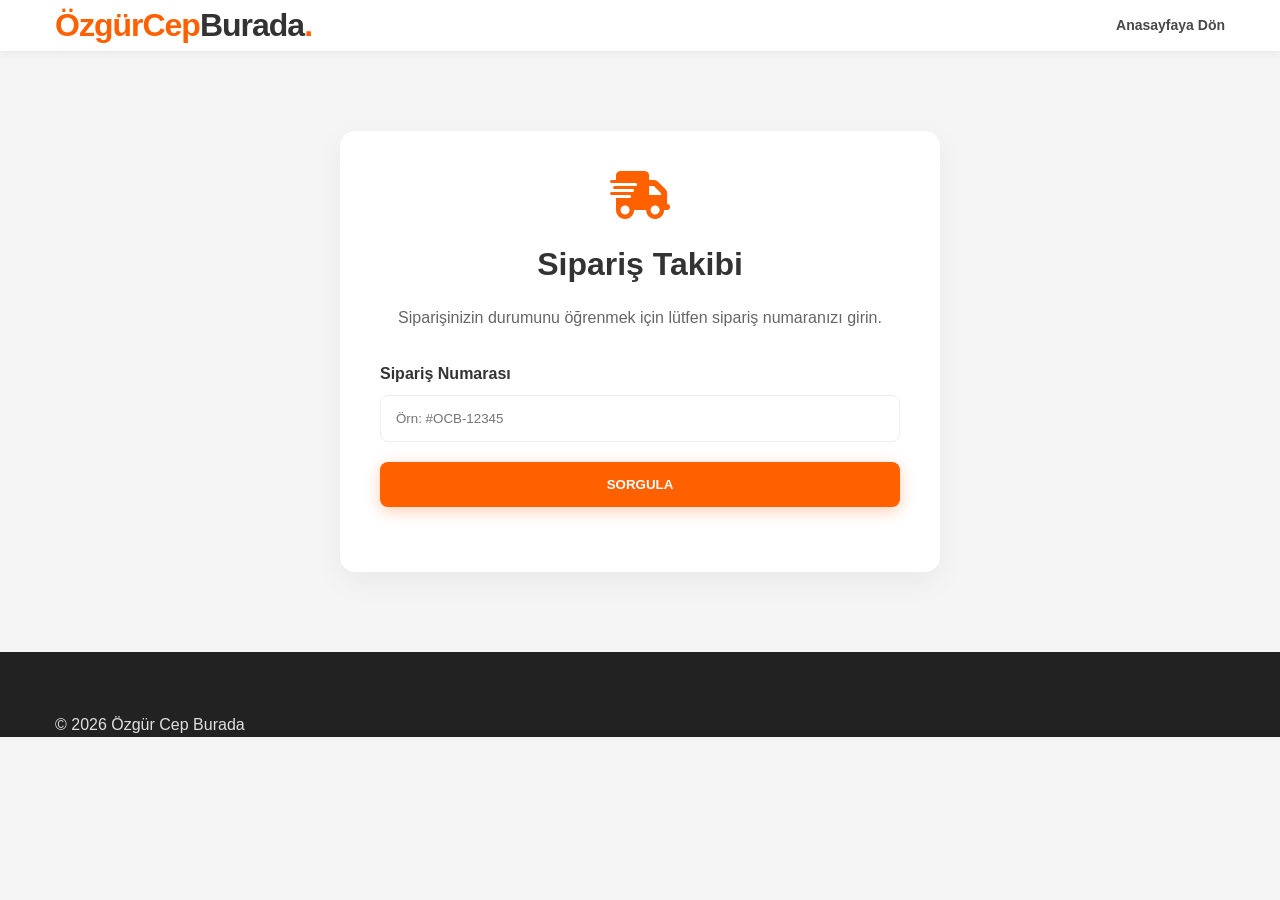
<file: pages/takip.html>
<!DOCTYPE html>
<html lang="tr">
<head>
    <meta charset="UTF-8">
    <meta name="viewport" content="width=device-width, initial-scale=1.0">
    <title>Sipariş Takibi | Özgür Cep Burada</title>
    <link rel="stylesheet" href="https://cdnjs.cloudflare.com/ajax/libs/font-awesome/6.0.0/css/all.min.css">
    <link rel="stylesheet" href="../style.css">
</head>
<body>
    <header class="main-header">
        <div class="container middle-header-content">
            <a href="../index.html" class="logo">ÖzgürCep<span>Burada</span></a>
            <nav class="main-nav">
                <a href="../index.html">Anasayfaya Dön</a>
            </nav>
        </div>
    </header>

    <main class="container" style="padding: 80px 0;">
        <div style="max-width: 600px; margin: 0 auto; padding: 40px; background: white; border-radius: 15px; box-shadow: 0 10px 30px rgba(0,0,0,0.05); text-align: center;">
            <i class="fa-solid fa-truck-fast" style="font-size: 48px; color: #ff6000; margin-bottom: 20px;"></i>
            <h1 style="margin-bottom: 15px;">Sipariş Takibi</h1>
            <p style="color: #666; margin-bottom: 30px;">Siparişinizin durumunu öğrenmek için lütfen sipariş numaranızı girin.</p>
            <div style="text-align: left; margin-bottom: 20px;">
                <label style="display: block; margin-bottom: 8px; font-weight: 600;">Sipariş Numarası</label>
                <input type="text" placeholder="Örn: #OCB-12345" style="width: 100%; padding: 15px; border-radius: 8px; border: 1.5px solid #eee; outline: none;">
            </div>
            <button class="auth-submit-btn" style="background: #ff6000; color: white; border: none; padding: 15px 30px; border-radius: 8px; font-weight: 700; cursor: pointer; width: 100%;" onclick="alert('Sipariş bilgileriniz sorgulanıyor...')">SORGULA</button>
        </div>
    </main>

    <footer class="main-footer">
        <div class="container"><p>&copy; 2026 Özgür Cep Burada</p></div>
    </footer>
</body>
</html>
</file>
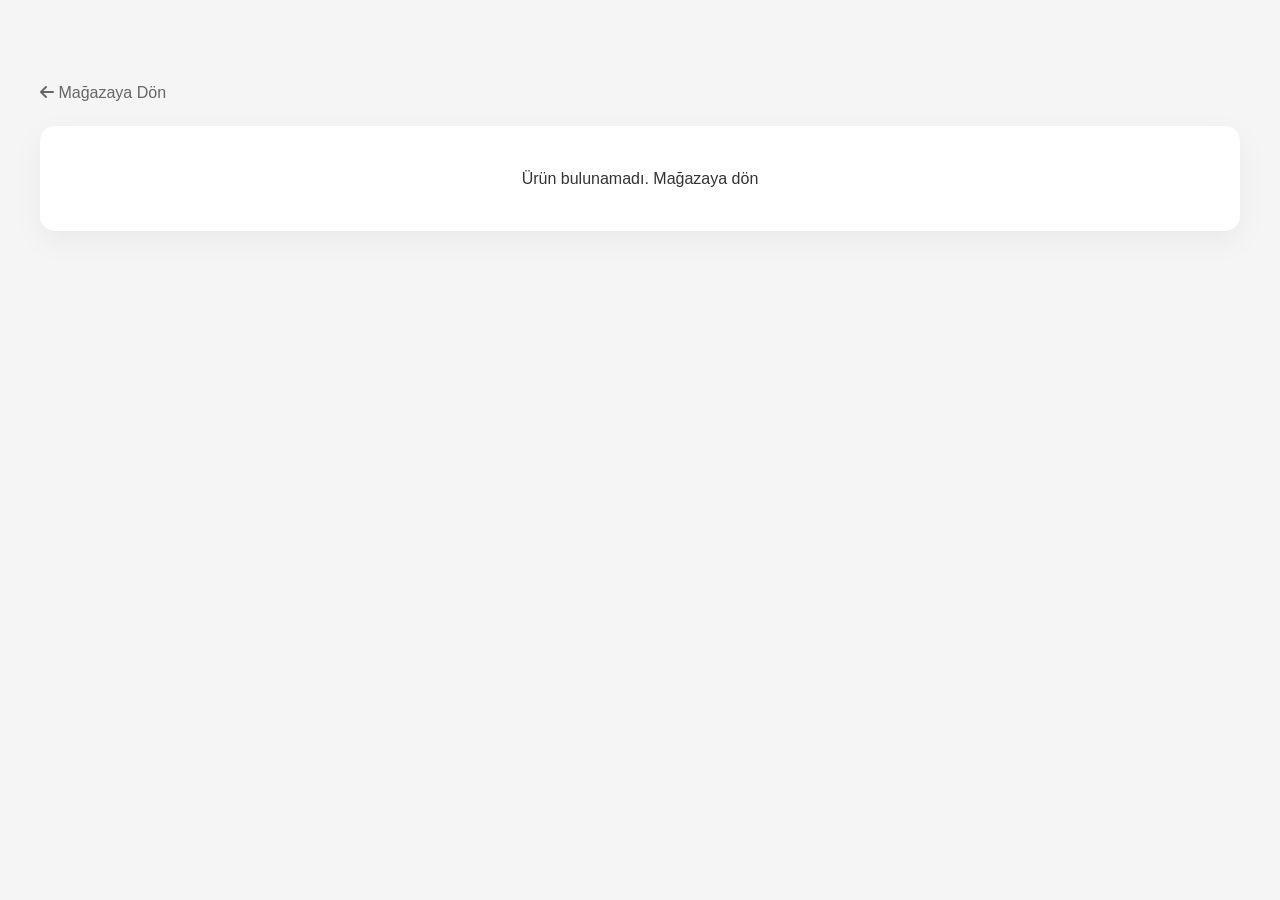
<file: pages/urun-detay.html>
<!DOCTYPE html>
<html lang="tr">
<head>
    <meta charset="UTF-8">
    <meta name="viewport" content="width=device-width, initial-scale=1.0">
    <title>Ürün Detayı | Özgür Cep Burada</title>
    <link rel="stylesheet" href="https://cdnjs.cloudflare.com/ajax/libs/font-awesome/6.0.0/css/all.min.css">
    <link rel="stylesheet" href="../style.css">
    <style>
        .detail-container { padding: 80px 0; min-height: 80vh; }
        .detail-grid { display: grid; grid-template-columns: 1fr 1fr; gap: 50px; background: white; padding: 40px; border-radius: 15px; box-shadow: 0 10px 30px rgba(0,0,0,0.05); }
        .detail-img { width: 100%; border-radius: 10px; border: 1px solid #eee; }
        .detail-info h1 { font-size: 32px; margin-bottom: 20px; }
        .detail-price { font-size: 36px; font-weight: 800; color: #ff6000; margin-bottom: 25px; }
        .detail-desc { color: #666; margin-bottom: 30px; line-height: 1.8; }
        .buy-btn { background: #ff6000; color: white; padding: 20px 40px; border-radius: 10px; font-weight: 700; font-size: 18px; width: 100%; }
        .back-link { display: inline-block; margin-bottom: 20px; color: #666; }
    </style>
</head>
<body>
    <div class="container detail-container">
        <a href="../index.html" class="back-link"><i class="fa-solid fa-arrow-left"></i> Mağazaya Dön</a>
        <div id="product-detail-content" class="detail-grid">
            <p>Ürün bilgileri yükleniyor...</p>
        </div>
    </div>
    <div id="toast-container"></div>

    <script src="../products.js"></script>
    <script>
        const urlParams = new URLSearchParams(window.location.search);
        const productId = parseInt(urlParams.get('id'));
        const product = products.find(p => p.id === productId);

        const content = document.getElementById('product-detail-content');

        if (product) {
            // Özellikleri liste haline getirelim
            const specsHtml = Object.entries(product.specs).map(([key, value]) => `
                <div style="display: flex; justify-content: space-between; padding: 10px 0; border-bottom: 1px solid #eee;">
                    <span style="font-weight: 600; color: #333;">${key}:</span>
                    <span style="color: #666;">${value}</span>
                </div>
            `).join('');

            content.innerHTML = `
                <div><img src="../${product.image}" class="detail-img"></div>
                <div class="detail-info">
                    <h1>${product.title}</h1>
                    <div style="color: #ffc000; margin-bottom: 15px;">
                        <i class="fa-solid fa-star"></i>
                        <i class="fa-solid fa-star"></i>
                        <i class="fa-solid fa-star"></i>
                        <i class="fa-solid fa-star"></i>
                        <i class="fa-solid fa-star-half-stroke"></i>
                        <span style="color: #999; font-size: 14px; margin-left: 10px;">(${product.reviewCount} Değerlendirme)</span>
                    </div>
                    <div class="detail-price">${product.price.toLocaleString('tr-TR', { minimumFractionDigits: 2 })} TL</div>
                    
                    <div style="margin-bottom: 30px;">
                        <h3 style="font-size: 18px; margin-bottom: 15px; border-bottom: 2px solid #ff6000; display: inline-block;">Ürün Özellikleri</h3>
                        <div class="specs-list">
                            ${specsHtml}
                        </div>
                    </div>

                    <p class="detail-desc">Bu ürün <strong>Özgür Cep Burada</strong> güvencesiyle satılmaktadır. Yüksek kaliteli malzemeden üretilmiştir ve cihazınızla tam uyumludur. Stokta sınırlı sayıdadır.</p>
                    <button class="buy-btn" onclick="handleDetailAddToCart('${product.title}')">SEPETE EKLE</button>
                </div>
            `;
        } else {
            content.innerHTML = `<p style="text-align:center; grid-column: 1/-1;">Ürün bulunamadı. <a href="../index.html">Mağazaya dön</a></p>`;
        }

        function handleDetailAddToCart(title) {
            showToast(`${title} sepete eklendi!`, 'success');
            
            // Opsiyonel: Sepet verisini localStorage ile senkronize etmek isterseniz buraya ekleyebilirsiniz
            let cart = JSON.parse(localStorage.getItem('cart') || '[]');
            cart.push({ title: title, price: product.price });
            localStorage.setItem('cart', JSON.stringify(cart));
        }

        function showToast(msg, type = 'info') {
            const container = document.getElementById('toast-container');
            const toast = document.createElement('div');
            toast.className = `toast ${type}`;
            
            toast.innerHTML = `
                <i class="fa-solid ${type === 'success' ? 'fa-circle-check' : 'fa-circle-info'}"></i>
                <span>${msg}</span>
            `;
            container.appendChild(toast);
            
            setTimeout(() => {
                toast.classList.add('show');
            }, 100);
            
            setTimeout(() => {
                toast.classList.remove('show');
                setTimeout(() => toast.remove(), 300);
            }, 3000);
        }
    </script>
</body>
</html>
</file>
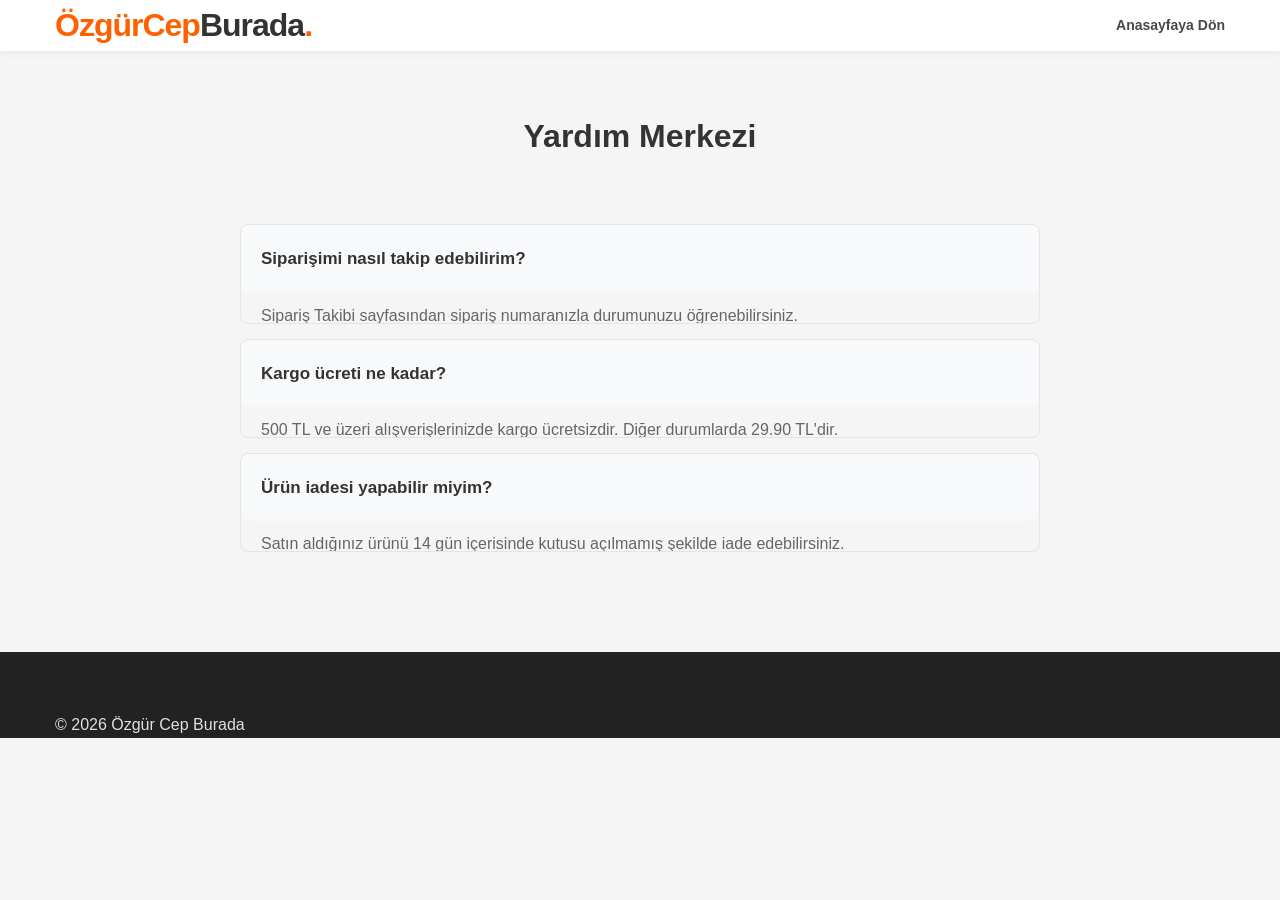
<file: pages/yardim.html>
<!DOCTYPE html>
<html lang="tr">
<head>
    <meta charset="UTF-8">
    <meta name="viewport" content="width=device-width, initial-scale=1.0">
    <title>Yardım Merkezi | Özgür Cep Burada</title>
    <link rel="stylesheet" href="https://cdnjs.cloudflare.com/ajax/libs/font-awesome/6.0.0/css/all.min.css">
    <link rel="stylesheet" href="../style.css">
</head>
<body>
    <header class="main-header">
        <div class="container middle-header-content">
            <a href="../index.html" class="logo">ÖzgürCep<span>Burada</span></a>
            <nav class="main-nav">
                <a href="../index.html">Anasayfaya Dön</a>
            </nav>
        </div>
    </header>

    <main class="container" style="padding: 60px 0;">
        <div class="help-header"><h1 style="text-align: center;">Yardım Merkezi</h1></div>
        <div class="faq-container" style="max-width: 800px; margin: 40px auto;">
            <div class="faq-item">
                <h3 class="faq-question" style="padding: 20px; background: #f8f9fb; border-radius: 8px; cursor: pointer; margin-bottom: 10px;">
                    Siparişimi nasıl takip edebilirim?
                </h3>
                <div class="faq-answer" style="padding: 0 20px 20px; color: #666;">
                    Sipariş Takibi sayfasından sipariş numaranızla durumunuzu öğrenebilirsiniz.
                </div>
            </div>
            <div class="faq-item">
                <h3 class="faq-question" style="padding: 20px; background: #f8f9fb; border-radius: 8px; cursor: pointer; margin-bottom: 10px;">
                    Kargo ücreti ne kadar?
                </h3>
                <div class="faq-answer" style="padding: 0 20px 20px; color: #666;">
                    500 TL ve üzeri alışverişlerinizde kargo ücretsizdir. Diğer durumlarda 29.90 TL'dir.
                </div>
            </div>
            <div class="faq-item">
                <h3 class="faq-question" style="padding: 20px; background: #f8f9fb; border-radius: 8px; cursor: pointer; margin-bottom: 10px;">
                    Ürün iadesi yapabilir miyim?
                </h3>
                <div class="faq-answer" style="padding: 0 20px 20px; color: #666;">
                    Satın aldığınız ürünü 14 gün içerisinde kutusu açılmamış şekilde iade edebilirsiniz.
                </div>
            </div>
        </div>
    </main>

    <footer class="main-footer">
        <div class="container"><p>&copy; 2026 Özgür Cep Burada</p></div>
    </footer>
</body>
</html>
</file>
<file: style.css>
:root {
    --primary-color: #ff6000; --primary-hover: #e05400; --secondary-color: #484848; --text-color: #333333; --text-light: #919191; --bg-color: #f5f5f5; --white: #ffffff; --border-color: #e5e5e5; --success: #0bc15c; --danger: #f23a3c; --font-family: 'Inter', sans-serif; --shadow-sm: 0 2px 8px rgba(0, 0, 0, 0.06); --shadow-md: 0 8px 24px rgba(0, 0, 0, 0.08); --shadow-lg: 0 15px 35px rgba(0, 0, 0, 0.15); --border-radius: 12px; --transition: all 0.3s cubic-bezier(0.25, 0.8, 0.25, 1);
}
* { margin: 0; padding: 0; box-sizing: border-box; }
body { font-family: var(--font-family); background-color: var(--bg-color); color: var(--text-color); line-height: 1.6; -webkit-font-smoothing: antialiased; }
a { text-decoration: none; color: inherit; }
li { list-style: none; }
button { font-family: inherit; cursor: pointer; border: none; outline: none; transition: var(--transition); }
.container { max-width: 1200px; margin: 0 auto; padding: 0 15px; }

/* Genel Bölüm Yapısı */
.page-section { display: none; animation: fadeInSlideUp 0.6s ease forwards; margin-bottom: 60px; }
#home { display: block; }
@keyframes fadeInSlideUp { 0% { opacity: 0; transform: translateY(20px); } 100% { opacity: 1; transform: translateY(0); } }

/* Sayfa Geçiş Sistemi */
body[data-page="home"] #home { display: block !important; }
body[data-page="checkout"] #checkout { display: block !important; }
body[data-page="login"] #login { display: block !important; }
body[data-page="help"] #help { display: block !important; }
body[data-page="order-tracking"] #order-tracking { display: block !important; }
body[data-page="customer-service"] #customer-service { display: block !important; }
body[data-page] .page-section { display: none; }

/* Kategori Filtreleme */
.product-grid[data-filter="kilif"] .product-card:not([data-category="kilif"]) { display: none; }
.product-grid[data-filter="kulaklik"] .product-card:not([data-category="kulaklik"]) { display: none; }
.product-grid[data-filter="sarj"] .product-card:not([data-category="sarj"]) { display: none; }
.product-grid[data-filter="ekran"] .product-card:not([data-category="ekran"]) { display: none; }

/* Header Yapısı */
.main-header { background-color: var(--white); box-shadow: var(--shadow-sm); position: sticky; top: 0; z-index: 1000; }
.top-bar { background: linear-gradient(90deg, #ff6000 0%, #eb8006 100%); color: var(--white); font-size: 12px; font-weight: 600; }
.top-bar-content { display: flex; justify-content: space-between; align-items: center; height: 36px; }
@keyframes pulsePromo { 0%, 100% { transform: scale(1); } 50% { transform: scale(1.05); color: #fff; } }
.top-promo i { color: #ffd100; margin-right: 8px; animation: pulsePromo 2s infinite; }
.top-links a { margin-left: 20px; opacity: 0.85; transition: 0.3s; }
.top-links a:hover { opacity: 1; text-decoration: underline; }

/* Middle Header */
.middle-header { border-bottom: 1px solid rgba(0,0,0,0.05); padding: 20px 0; }
.middle-header-content { display: flex; justify-content: space-between; align-items: center; gap: 30px; }
.logo { font-size: 32px; font-weight: 800; color: var(--primary-color); letter-spacing: -1px; }
.logo span { color: var(--text-color); }
.logo::after { content: '.'; color: var(--primary-color); }

/* Arama Kutusu */
.search-container { flex-grow: 1; max-width: 650px; }
.search-box { display: flex; align-items: center; border: 2px solid var(--primary-color); border-radius: 8px; overflow: hidden; background-color: var(--white); height: 48px; }
.search-box:focus-within { box-shadow: 0 0 0 4px rgba(255, 96, 0, 0.15); }
.search-icon { color: var(--primary-color); padding: 0 15px; font-size: 18px; }
.search-box input { flex-grow: 1; border: none; outline: none; height: 100%; font-size: 15px; }
.search-btn { background-color: var(--primary-color); color: var(--white); height: 100%; padding: 0 30px; font-weight: 700; }

/* Kullanıcı İşlemleri */
.user-actions { display: flex; gap: 15px; }
.action-btn { display: flex; align-items: center; gap: 10px; padding: 10px 18px; border: 1px solid var(--border-color); border-radius: 8px; background-color: var(--white); }
.action-btn:hover { border-color: var(--primary-color); color: var(--primary-color); box-shadow: 0 4px 10px rgba(255,96,0,0.1); transform: translateY(-2px); }
.action-icon { font-size: 22px; color: var(--primary-color); }
.cart-badge { position: absolute; top: -8px; right: -10px; background-color: var(--primary-color); color: var(--white); font-size: 11px; font-weight: 800; width: 20px; height: 20px; display: flex; align-items: center; justify-content: center; border-radius: 50%; border: 2px solid var(--white); transition: transform 0.2s cubic-bezier(0.175, 0.885, 0.32, 1.275); }
.cart-icon-wrapper { position: relative; }
.action-title { font-weight: 700; font-size: 14px; }
.action-sub { font-size: 11px; color: var(--text-light); }

/* Navigasyon */
.bottom-header .container { display: flex; align-items: center; height: 45px; }
.main-nav { display: flex; gap: 30px; font-size: 14px; font-weight: 600; }
.main-nav a { color: var(--secondary-color); position: relative; padding: 12px 0; transition: color 0.3s; }
.main-nav a:hover, .main-nav a.nav-active { color: var(--primary-color); }
.main-nav a::after { content: ''; position: absolute; bottom: 0; left: 0; width: 100%; height: 3px; background-color: var(--primary-color); transform: scaleX(0); transition: transform 0.3s ease; transform-origin: left; }
.main-nav a:hover::after, .main-nav a.nav-active::after { transform: scaleX(1); }

/* Hero Section */
.hero-section { margin: 30px 0; }
.hero-banner { position: relative; border-radius: var(--border-radius); overflow: hidden; height: 420px; background-color: #1a1a1a; }
.hero-img { width: 100%; height: 100%; object-fit: cover; opacity: 0.9; transition: transform 10s ease; }
.hero-banner:hover .hero-img { transform: scale(1.05); }
.hero-overlay { position: absolute; top: 0; left: 0; width: 100%; height: 100%; display: flex; flex-direction: column; justify-content: center; padding: 0 80px; background: linear-gradient(90deg, rgba(0,0,0,0.85) 0%, rgba(0,0,0,0.4) 50%, rgba(0,0,0,0) 100%); color: var(--white); }
.hero-overlay h2 { font-size: 48px; font-weight: 800; line-height: 1.2; margin-bottom: 20px; }
.hero-overlay p { font-size: 20px; font-weight: 500; margin-bottom: 35px; color: #ffd100; }
.hero-btn { align-self: flex-start; background: linear-gradient(135deg, var(--primary-color), var(--primary-hover)); color: var(--white); font-size: 18px; font-weight: 700; padding: 16px 40px; border-radius: 30px; box-shadow: 0 6px 20px rgba(255,96,0,0.4); }

/* Ürün Grid ve Kartları */
.section-header { display: flex; justify-content: space-between; align-items: center; margin-bottom: 25px; }
.section-header h3 { font-size: 24px; font-weight: 800; border-bottom: 4px solid var(--primary-color); padding-bottom: 5px; }
.product-grid { display: grid; grid-template-columns: repeat(4, 1fr); gap: 20px; }
.no-results { grid-column: 1 / -1; text-align: center; padding: 60px; font-size: 18px; color: var(--text-light); background: var(--white); border-radius: var(--border-radius); border: 2px dashed var(--border-color); margin: 20px 0; }
.product-card { background-color: var(--white); border: 1px solid var(--border-color); border-radius: var(--border-radius); padding: 20px; position: relative; transition: var(--transition); display: flex; flex-direction: column; }
.product-card:hover { box-shadow: var(--shadow-lg); border-color: rgba(255,96,0,0.3); transform: translateY(-5px); z-index: 2; }
.fav-btn { position: absolute; top: 20px; right: 20px; background: var(--bg-color); width: 38px; height: 38px; border-radius: 50%; color: var(--text-light); font-size: 18px; display: flex; align-items: center; justify-content: center; z-index: 10; transition: var(--transition); }
.fav-btn:hover { background-color: #fff0f0; color: var(--danger); transform: scale(1.1); }
.product-img-wrapper { height: 220px; display: flex; align-items: center; justify-content: center; position: relative; }
.product-img { max-width: 90%; max-height: 90%; object-fit: contain; transition: transform 0.4s; }
.product-card:hover .product-img { transform: scale(1.15); }
.product-details { flex-grow: 1; display: flex; flex-direction: column; margin-top: 15px; }
.product-brand { font-size: 13px; color: var(--primary-color); font-weight: 800; margin-bottom: 6px; text-transform: uppercase; }
.product-title { font-size: 15px; font-weight: 500; margin-bottom: 12px; height: 42px; overflow: hidden; }
.product-rating, .rating-box { display: flex; align-items: center; gap: 6px; margin-bottom: 15px; font-size: 13px; color: #ffc000; }
.review-count { color: var(--text-light); }
.rating-score { font-weight: 700; color: var(--text-color); margin-left: 4px; }
.product-price { margin-top: auto; background-color: var(--bg-color); padding: 10px; border-radius: 8px; }
.old-price { font-size: 14px; color: var(--text-light); text-decoration: line-through; }
.current-price { font-size: 22px; font-weight: 800; color: var(--text-color); margin-top: -2px; }
.current-price span { font-size: 15px; }
.product-card:hover .current-price { color: var(--primary-color) !important; }

/* Kart Etkileşimleri */
.hover-action { margin-top: 15px; opacity: 0; visibility: hidden; transform: translateY(10px); transition: 0.3s; height: 0; }
.product-card:hover .hover-action { opacity: 1; visibility: visible; transform: translateY(0); height: 48px; }
.add-to-cart-btn, .big-add-to-cart { width: 100%; display: flex; align-items: center; justify-content: center; font-weight: 700; border-radius: 8px; transition: var(--transition); background-color: var(--primary-color); color: var(--white); border: none; cursor: pointer; }
.add-to-cart-btn { height: 48px; font-size: 16px; }
.add-to-cart-btn:hover, .big-add-to-cart:hover { background-color: var(--primary-hover); transform: translateY(-2px); }
.add-to-cart-btn:active, .big-add-to-cart:active { background-color: var(--success); transform: scale(0.96); }

/* Ürün Detay Sayfası (Eski Kurallar Temizlendi) */
.breadcrumbs { display: flex; align-items: center; gap: 12px; font-size: 13px; color: var(--text-light); margin: 30px 0; }

/* Ortak Form Elemanları */
.form-group-title { font-size: 18px; font-weight: 700; margin-bottom: 20px; padding-bottom: 10px; border-bottom: 2px solid var(--border-color); display: flex; align-items: center; gap: 10px; }
.form-group-title i { color: var(--primary-color); }
.form-row { display: flex; gap: 20px; margin-bottom: 20px; }
.form-col, .form-group { flex: 1; display: flex; flex-direction: column; }
.form-col label, .form-group label { font-size: 13px; font-weight: 600; color: var(--secondary-color); margin-bottom: 8px; }
.form-col input, .form-col select, .form-group input { padding: 14px; border: 1.5px solid var(--border-color); border-radius: 8px; font-family: inherit; font-size: 14px; background-color: #fafafa; transition: var(--transition); width: 100%; outline: none; }
.form-col input:focus, .form-col select:focus, .form-group input:focus { background-color: var(--white); border-color: var(--primary-color); box-shadow: 0 0 0 4px rgba(255, 96, 0, 0.1); }

/* Ödeme Sayfası */
.checkout-container { display: grid; grid-template-columns: 2fr 1.2fr; gap: 40px; align-items: start; }
.checkout-form-section { padding: 35px; background-color: var(--white); border-radius: var(--border-radius); box-shadow: var(--shadow-sm); }
.wizard-check { display: none; }
.checkout-step { transition: opacity 0.4s; }
.step-2, .step-3 { display: none; opacity: 0; }
.next-step-btn { display: inline-flex; width: auto; padding: 12px 25px; margin-top: 15px; gap: 8px; background-color: var(--primary-color); color: var(--white); font-weight: 700; border-radius: 8px; cursor: pointer; }
#step1-complete:checked~.checkout-form-section .step-2, #step2-complete:checked~.checkout-form-section .step-3 { display: block; opacity: 1; animation: fadeInSlideUp 0.4s forwards; }
#step1-complete:checked~.checkout-form-section .step-1, #step2-complete:checked~.checkout-form-section .step-2 { opacity: 0.5; pointer-events: none; max-height: 80px; overflow: hidden; }

/* Adımlar Arası Geçişler ve Özet Butonu */
.checkout-button { opacity: 0.2; pointer-events: none; filter: grayscale(1); }
#step2-complete:checked ~ .checkout-summary .checkout-button { opacity: 1; pointer-events: all; filter: none; }
#confirm-order:checked ~ .checkout-summary .checkout-button { background-color: var(--success); pointer-events: none; }
#confirm-order:checked ~ .checkout-form-section .checkout-step { display: none; }
#confirm-order:checked ~ .checkout-form-section .success-message { display: block; }
#step1-complete:checked~.step-1 .next-step-btn, #step2-complete:checked~.step-2 .next-step-btn { display: none; }
.cc-group { background-color: #f8f9fb; padding: 20px; border-radius: 8px; border: 1px solid var(--border-color); }

/* Sepet Özeti */
.checkout-summary { padding: 30px; position: sticky; top: 120px; background-color: var(--white); border-radius: var(--border-radius); box-shadow: var(--shadow-sm); }
.summary-title { font-size: 18px; font-weight: 800; margin-bottom: 20px; display: flex; justify-content: space-between; }
.cart-item { display: flex; align-items: center; gap: 15px; padding: 15px 0; border-bottom: 1px solid var(--border-color); }
.cart-item-img { width: 60px; height: 60px; background-color: var(--bg-color); border-radius: 8px; display: flex; align-items: center; justify-content: center; flex-shrink: 0; }
.cart-item-img img { max-width: 80%; max-height: 80%; object-fit: contain; }
.cart-item-title { font-size: 13px; font-weight: 600; margin-bottom: 5px; }
.cart-item-price { font-size: 14px; font-weight: 800; color: var(--primary-color); }
.totals-row { display: flex; justify-content: space-between; margin-bottom: 10px; font-size: 14px; color: var(--secondary-color); }
.grand-total { font-size: 18px; font-weight: 800; color: var(--text-color); margin-top: 15px; border-top: 1px solid var(--border-color); padding-top: 15px; }
#confirm-order { display: none; }
.checkout-button { height: 55px; margin-top: 20px; width: 100%; display: flex; align-items: center; justify-content: center; background-color: var(--primary-color); color: var(--white); font-weight: 700; border-radius: 8px; cursor: pointer; }
.success-message { display: none; margin-top: 20px; background-color: #d4edda; color: #155724; padding: 15px; border-radius: 8px; text-align: center; font-weight: 600; animation: fadeInSlideUp 0.4s forwards; }
#confirm-order:checked~.checkout-button { background-color: var(--success); pointer-events: none; }
#confirm-order:checked~.checkout-button i, #confirm-order:checked~.checkout-button span { display: none; }
#confirm-order:checked~.checkout-button::before { content: '\f00c Sipariş Alındı!'; font-family: 'Font Awesome 6 Free', var(--font-family); font-weight: 900; }
#confirm-order:checked~.success-message { display: block; }

/* Yardım Sayfası */
.help-page { padding: 40px; background-color: var(--white); border-radius: var(--border-radius); box-shadow: var(--shadow-sm); }
.help-header { text-align: center; margin-bottom: 40px; padding-bottom: 20px; border-bottom: 2px solid var(--bg-color); }
.faq-item { border: 1px solid var(--border-color); border-radius: 8px; margin-bottom: 15px; transition: var(--transition); overflow: hidden; }
.faq-question { font-size: 17px; font-weight: 700; padding: 20px 25px; display: flex; align-items: center; justify-content: space-between; cursor: pointer; }
.faq-question i:first-child { color: var(--primary-color); margin-right: 12px; width: 25px; }
.faq-chevron { font-size: 14px; transition: transform 0.3s; }
.faq-item.active .faq-chevron { transform: rotate(180deg); }
.faq-item.active .faq-question { color: var(--primary-color); background-color: #fff9f5; }
.faq-answer { max-height: 0; overflow: hidden; transition: max-height 0.4s ease; }
.faq-item.active .faq-answer { max-height: 500px; }
.faq-answer-inner { padding: 0 25px 25px 62px; font-size: 15px; color: var(--secondary-color); line-height: 1.7; }

/* Giriş ve Kayıt Sayfası */
.login-page { display: flex; justify-content: center; align-items: center; min-height: calc(100vh - 200px); padding: 40px 0; }
.login-container { width: 100%; max-width: 500px; background-color: var(--white); border-radius: 20px; box-shadow: var(--shadow-lg); overflow: hidden; animation: fadeInSlideUp 0.5s ease; }
.login-tabs { display: flex; border-bottom: 1px solid var(--border-color); }
.tab-btn { flex: 1; padding: 20px; font-size: 16px; font-weight: 700; background: #f8f9fb; color: var(--text-light); border: none; border-bottom: 3px solid transparent; cursor: pointer; }
.tab-btn.active { background: var(--white); color: var(--primary-color); border-bottom-color: var(--primary-color); }
.auth-form { padding: 40px; display: none; animation: fadeInSlideUp 0.4s ease; }
.auth-form.active { display: block; }
.auth-form p { color: var(--text-light); font-size: 14px; margin-bottom: 30px; }
.password-wrapper { position: relative; }
.toggle-password { position: absolute; right: 15px; top: 50%; transform: translateY(-50%); background: none; border: none; color: var(--text-light); font-size: 18px; cursor: pointer; }
.form-footer { display: flex; justify-content: space-between; align-items: center; margin-bottom: 25px; font-size: 13px; }
.forgot-password { color: var(--primary-color); font-weight: 600; }
.auth-submit-btn { width: 100%; padding: 16px; margin-bottom: 25px; background-color: var(--primary-color); color: var(--white); font-weight: 700; border: none; border-radius: 8px; cursor: pointer; box-shadow: 0 4px 15px rgba(255, 96, 0, 0.3); }
.social-auth { text-align: center; position: relative; }
.social-auth span { background: var(--white); padding: 0 15px; font-size: 12px; color: var(--text-light); position: relative; z-index: 1; }
.social-auth::before { content: ''; position: absolute; top: 50%; left: 0; width: 100%; height: 1px; background: var(--border-color); }
.social-btns { display: flex; gap: 15px; margin-top: 20px; }
.social-btn { flex: 1; padding: 12px; border: 1px solid var(--border-color); border-radius: 10px; background: var(--white); font-size: 14px; font-weight: 600; display: flex; align-items: center; justify-content: center; gap: 10px; cursor: pointer; }
.social-btn:hover { background: #f8f9fb; border-color: var(--text-light); }
.terms-check { font-size: 12px; color: var(--text-light); margin-bottom: 20px; line-height: 1.4; display: block; }
.terms-check a { color: var(--primary-color); text-decoration: underline; }

/* Bildirimler ve Araçlar */
#toast-container { position: fixed; top: 30px; right: 30px; z-index: 9999; display: flex; flex-direction: column; gap: 10px; }
.toast { background-color: var(--white); color: var(--text-color); padding: 16px 24px; border-radius: 12px; box-shadow: var(--shadow-lg); display: flex; align-items: center; gap: 12px; min-width: 300px; transform: translateX(120%); transition: transform 0.3s cubic-bezier(0.68, -0.55, 0.265, 1.55); border-left: 5px solid var(--primary-color); }
.toast.show { transform: translateX(0); }
.toast.success i { color: var(--success); }
.toast i { font-size: 20px; }
.toast span { font-weight: 600; font-size: 14px; }

#back-to-top { position: fixed; bottom: 30px; right: 30px; width: 50px; height: 50px; background-color: var(--primary-color); color: var(--white); border-radius: 50%; display: flex; align-items: center; justify-content: center; font-size: 20px; box-shadow: var(--shadow-md); opacity: 0; visibility: hidden; transition: var(--transition); z-index: 999; }
#back-to-top.show { opacity: 1; visibility: visible; }
#back-to-top:hover { background-color: var(--primary-hover); transform: translateY(-5px); box-shadow: var(--shadow-lg); }

/* Footer */
.main-footer { background-color: #222222; color: #e0e0e0; padding-top: 60px; }
.footer-content { display: grid; grid-template-columns: 2.5fr 1fr; gap: 40px; margin-bottom: 50px; }
.footer-column h4 { color: var(--white); font-size: 18px; margin-bottom: 25px; position: relative; padding-bottom: 10px; }
.footer-column h4::after { content: ''; position: absolute; bottom: 0; left: 0; width: 40px; height: 2px; background-color: var(--primary-color); }
.footer-column p { font-size: 14px; line-height: 1.8; margin-bottom: 25px; color: #aaa; }
.social-links { display: flex; gap: 15px; }
.social-links a { width: 40px; height: 40px; background-color: #333; border-radius: 50%; display: flex; align-items: center; justify-content: center; transition: 0.3s; }
.social-links a:hover { background-color: var(--primary-color); transform: translateY(-3px); }
.footer-column ul li { margin-bottom: 12px; }
.footer-column ul li a { font-size: 14px; color: #aaa; transition: 0.3s; }
.footer-column ul li a:hover { color: var(--primary-color); padding-left: 5px; }
.footer-bottom { border-top: 1px solid rgba(255,255,255,0.1); padding: 30px 0; }
.footer-bottom .container { display: flex; justify-content: space-between; align-items: center; }
.footer-bottom p { font-size: 13px; color: #777; }
.payment-methods { display: flex; gap: 15px; font-size: 24px; color: #555; }

/* Responsive Tasarım */
@media (max-width: 992px) { .product-grid { grid-template-columns: repeat(3, 1fr); } .product-presentation, .checkout-container { grid-template-columns: 1fr; } }
@media (max-width: 768px) { .product-grid { grid-template-columns: repeat(2, 1fr); } .middle-header-content, .form-row { flex-direction: column; } .form-row { gap: 0; } .footer-content { grid-template-columns: 1fr; } .hero-overlay { padding: 0 40px; } .hero-overlay h2 { font-size: 32px; } }
@media (max-width: 480px) { .product-grid { grid-template-columns: 1fr; } .hero-banner { height: 300px; } }
</file>
